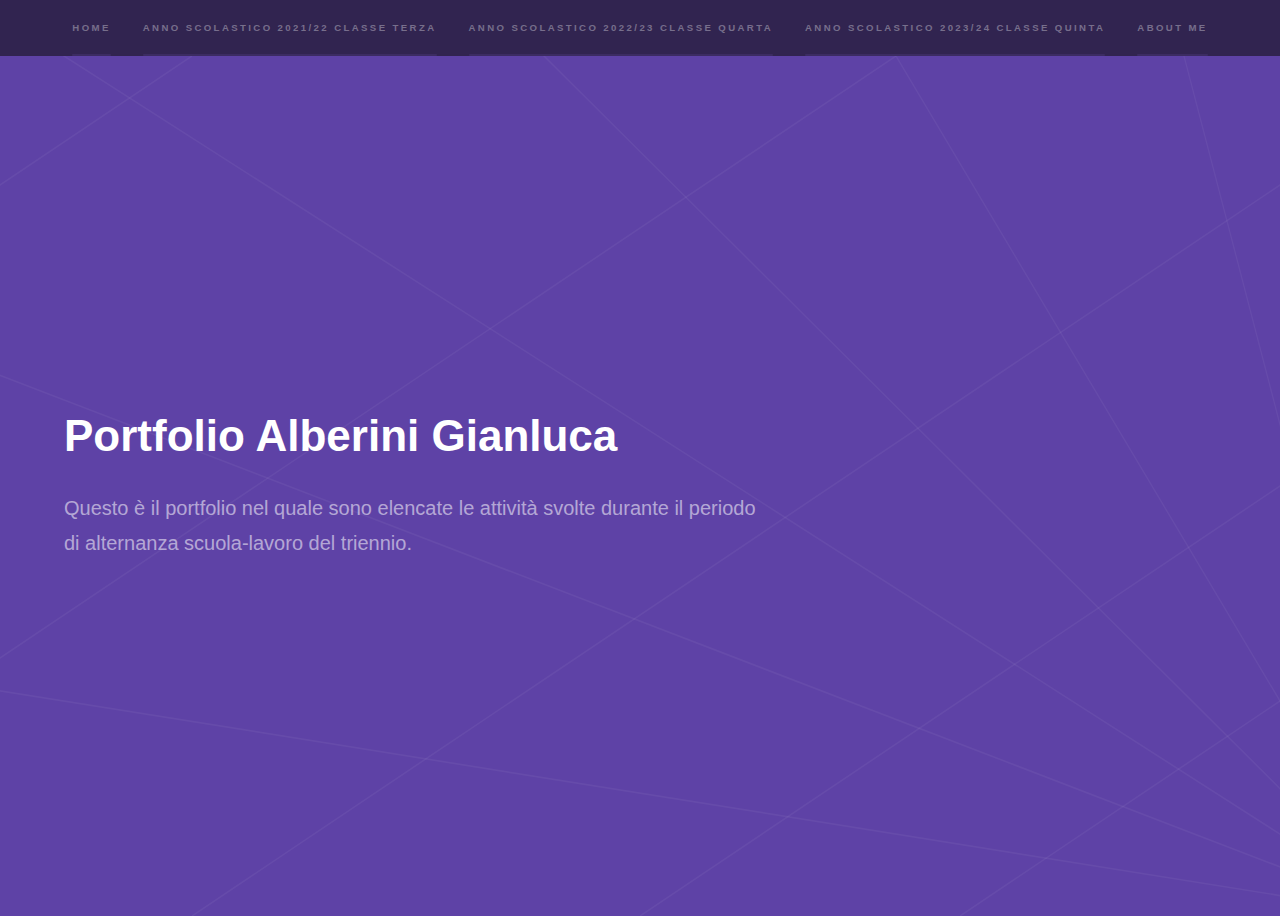
<file: index.html>
<!DOCTYPE HTML>
<!--
	Hyperspace by HTML5 UP
	html5up.net | @ajlkn
	Free for personal and commercial use under the CCA 3.0 license (html5up.net/license)
-->
<html>
	<head>
		<title>Portfolio Alberini Gianluca</title>
		<meta charset="utf-8" />
		<meta name="viewport" content="width=device-width, initial-scale=1, user-scalable=no" />
		<link rel="stylesheet" href="assets/css/main.css" />
		<noscript><link rel="stylesheet" href="assets/css/noscript.css" /></noscript>
	</head>
	<body class="is-preload">

		<!-- Sidebar -->
			<section id="sidebar">
				<div class="inner">
					<nav>
						<ul>
							<li><a href="#">Home</a></li>
							<li><a href="Classe Terza.html">Anno scolastico 2021/22 Classe terza</a></li>
							<li><a href="Classe Quarta.html">Anno scolastico 2022/23 Classe quarta</a></li>
							<li><a href="Classe Quinta.html">Anno scolastico 2023/24 Classe quinta</a></li>
							<li><a href="about.html">About me</a></li>							
						</ul>
					</nav>
				</div>
			</section>

		<!-- Wrapper -->
			<div id="wrapper">

				<!-- Intro -->
					<section id="intro" class="wrapper style1 fullscreen fade-up">
						<div class="inner">
							<h1>Portfolio Alberini Gianluca</h1>
							<p>Questo è il portfolio nel quale sono elencate le attivit&agrave svolte durante il periodo <br>di alternanza scuola-lavoro del triennio.</p>
						</div>
					</section>

		<!-- Scripts -->
			<script src="assets/js/jquery.min.js"></script>
			<script src="assets/js/jquery.scrollex.min.js"></script>
			<script src="assets/js/jquery.scrolly.min.js"></script>
			<script src="assets/js/browser.min.js"></script>
			<script src="assets/js/breakpoints.min.js"></script>
			<script src="assets/js/util.js"></script>
			<script src="assets/js/main.js"></script>

	</body>
</html>
</file>
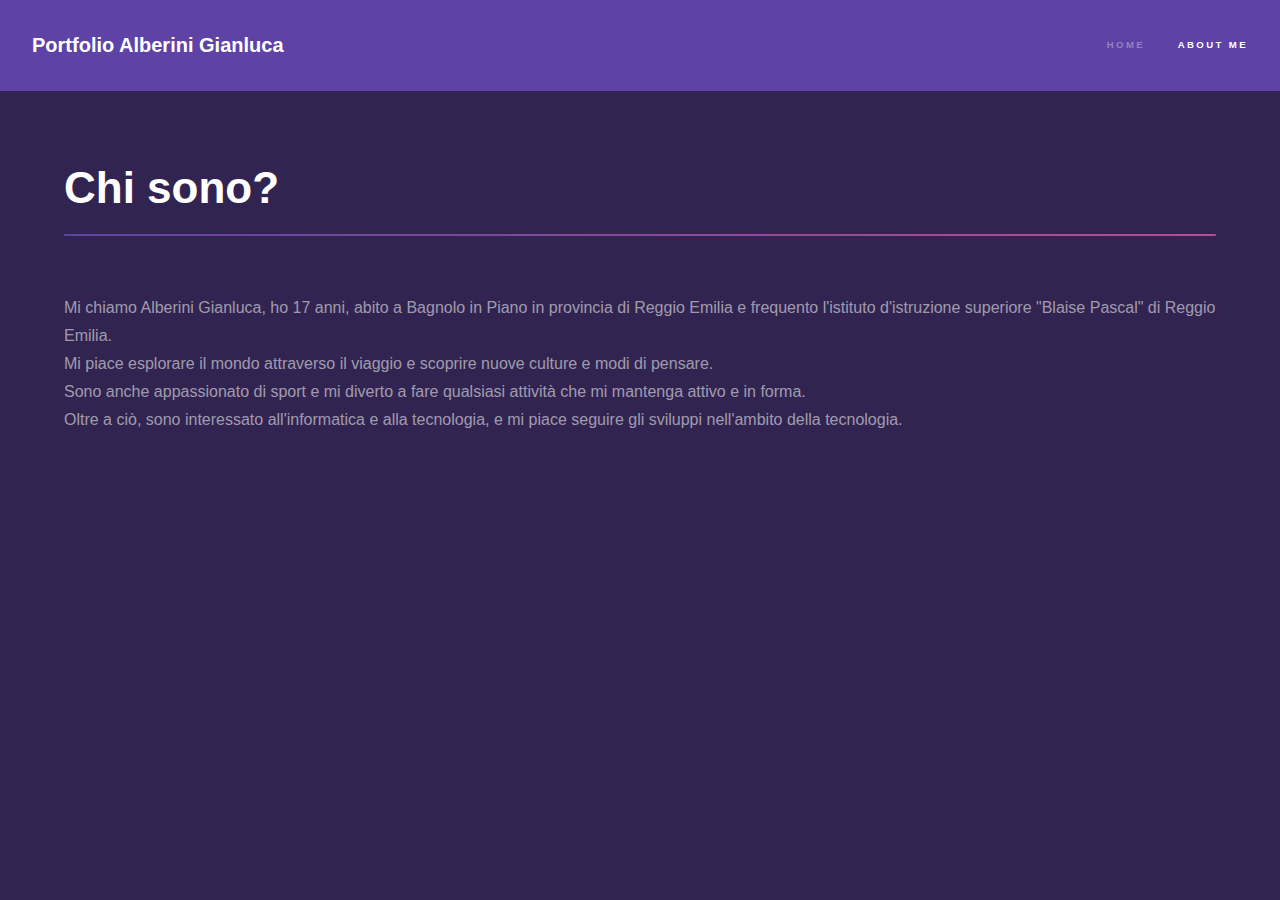
<file: about.html>
<!DOCTYPE HTML>
<!--
	Hyperspace by HTML5 UP
	html5up.net | @ajlkn
	Free for personal and commercial use under the CCA 3.0 license (html5up.net/license)
-->
<html>
	<head>
		<title>Portfolio Alberini Gianluca</title>
		<meta charset="utf-8" />
		<meta name="viewport" content="width=device-width, initial-scale=1, user-scalable=no" />
		<link rel="stylesheet" href="assets/css/main.css" />
		<noscript><link rel="stylesheet" href="assets/css/noscript.css" /></noscript>
	</head>
	<body class="is-preload">

		<!-- Header -->
			<header id="header">
				<div class="title">Portfolio Alberini Gianluca</div>
				<nav>
					<ul>
						<li><a href="index.html">Home</a></li>
						<li><a href="about.html" class="active">ABOUT ME</a></li>

					</ul>
				</nav>
			</header>

		<!-- Wrapper -->
			<div id="wrapper">

				<!-- Main -->
					<section id="main" class="wrapper">
						<div class="inner">
							<h1 class="major">Chi sono?</h1>
							<p>Mi chiamo Alberini Gianluca, ho 17 anni, abito a Bagnolo in Piano in provincia di Reggio Emilia e frequento l'istituto d'istruzione superiore "Blaise Pascal" di Reggio Emilia.
							<br>Mi piace esplorare il mondo attraverso il viaggio e scoprire nuove culture e modi di pensare. 
							<br>Sono anche appassionato di sport e mi diverto a fare qualsiasi attività che mi mantenga attivo e in forma. 
							<br>Oltre a ciò, sono interessato all'informatica e alla tecnologia, e mi piace seguire gli sviluppi nell'ambito della tecnologia.</p>
						</div>
					</section>

			</div>

		<!-- Scripts -->
			<script src="assets/js/jquery.min.js"></script>
			<script src="assets/js/jquery.scrollex.min.js"></script>
			<script src="assets/js/jquery.scrolly.min.js"></script>
			<script src="assets/js/browser.min.js"></script>
			<script src="assets/js/breakpoints.min.js"></script>
			<script src="assets/js/util.js"></script>
			<script src="assets/js/main.js"></script>

	</body>
</html>
</file>
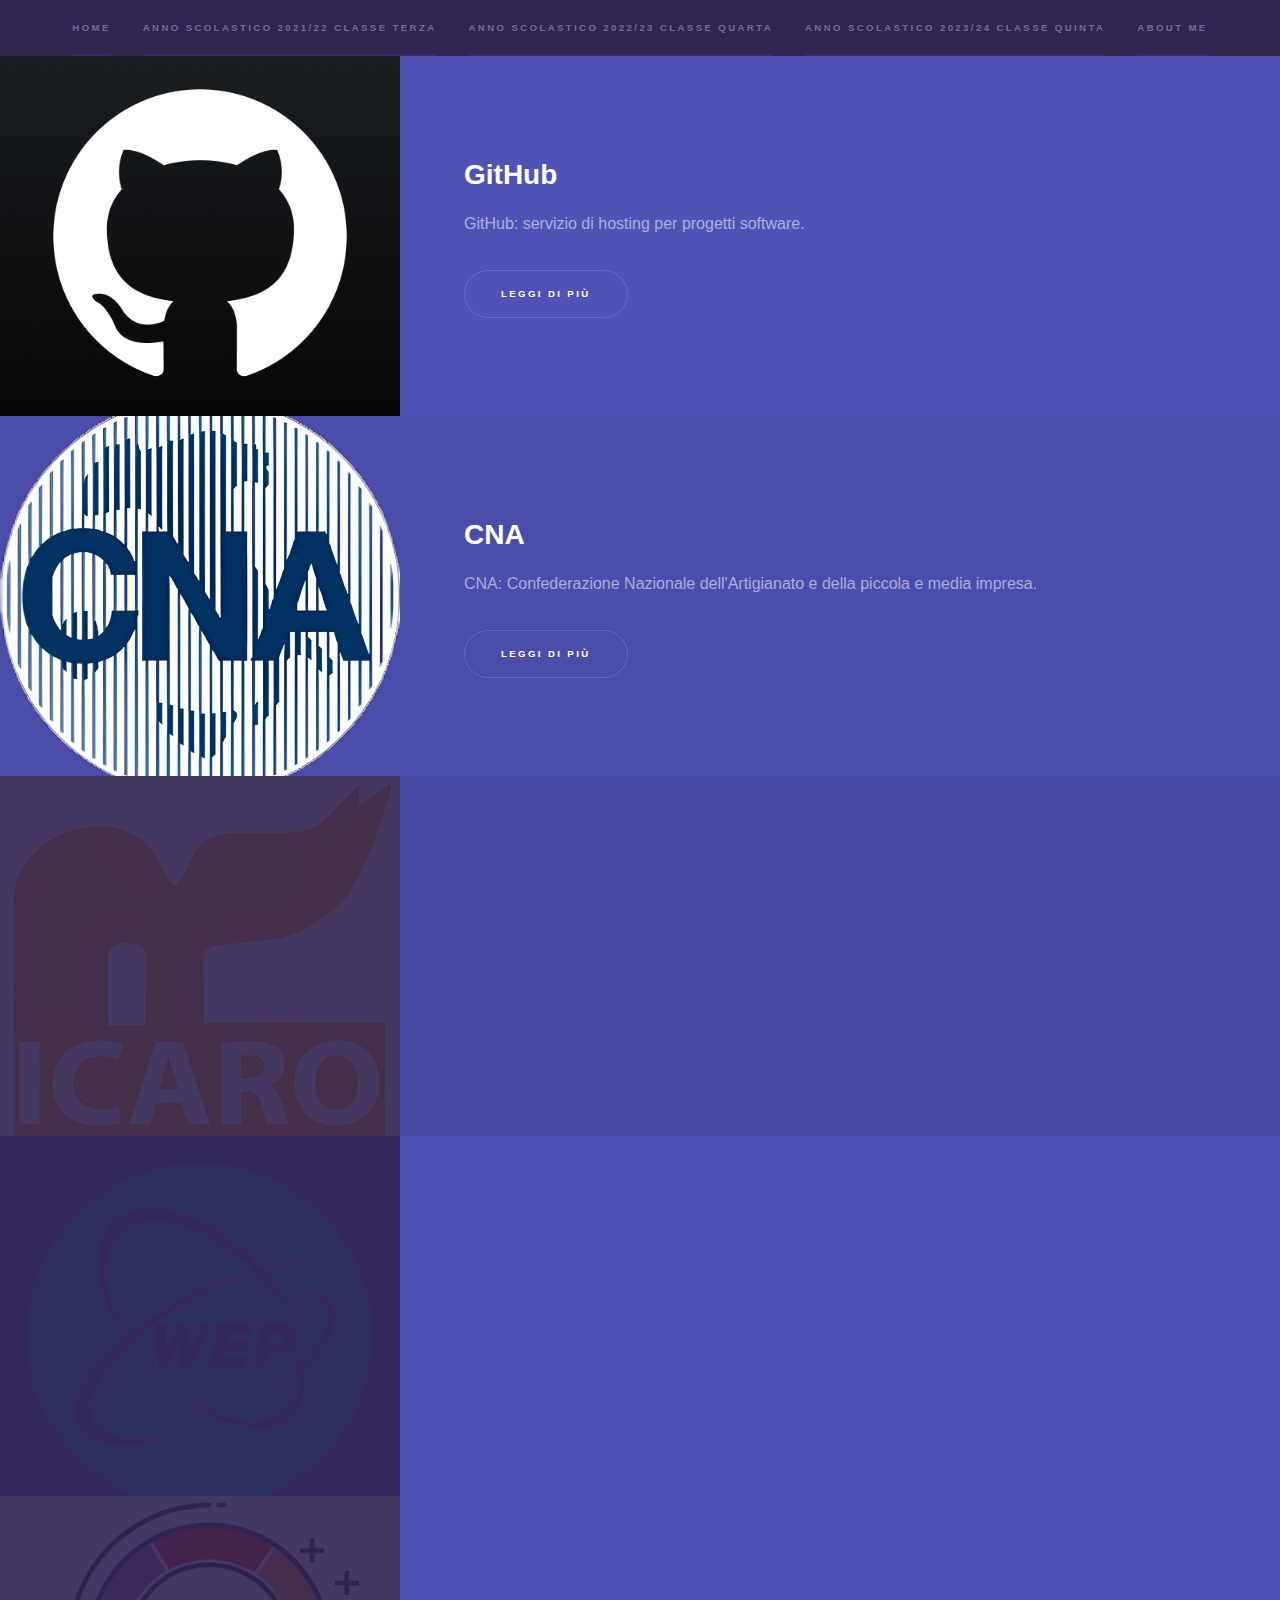
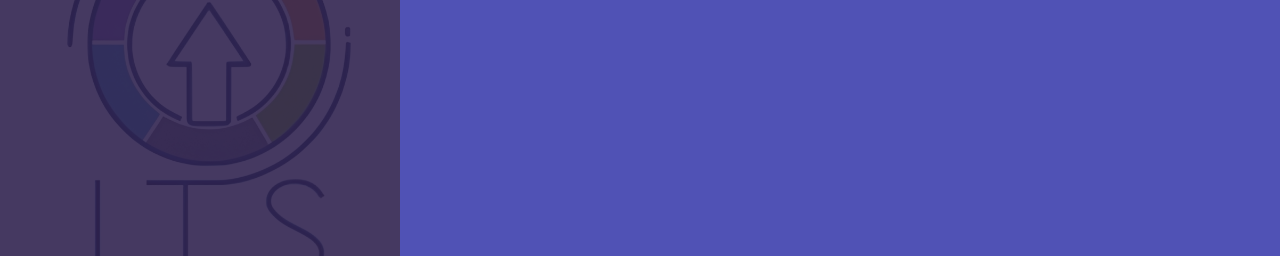
<file: Classe Quarta.html>
<!DOCTYPE HTML>
<!--
	Hyperspace by HTML5 UP
	html5up.net | @ajlkn
	Free for personal and commercial use under the CCA 3.0 license (html5up.net/license)
-->
<html>
	<head>
		<title>Portfolio Alberini Gianluca</title>
		<meta charset="utf-8" />
		<meta name="viewport" content="width=device-width, initial-scale=1, user-scalable=no" />
		<link rel="stylesheet" href="assets/css/main.css" />
		<noscript><link rel="stylesheet" href="assets/css/noscript.css" /></noscript>
	</head>
	<body class="is-preload">

		<!-- Sidebar -->
			<section id="sidebar">
				<div class="inner">
					<nav>
						<ul>
							<li><a href="index.html">Home</a></li>
							<li><a href="Classe Terza.html">Anno scolastico 2021/22 Classe terza</a></li>
							<li><a href="Classe Quarta.html">Anno scolastico 2022/23 Classe quarta</a></li>
							<li><a href="Classe Quinta.html">Anno scolastico 2023/24 Classe quinta</a></li>
							<li><a href="about.html">About me</a></li>	
						</ul>
					</nav>
				</div>
			</section>

		<!-- Wrapper -->
			<div id="wrapper">


<!-- One -->
		<section id="one" class="wrapper style2 spotlights">
			<section>
				<a href="#" class="image"><img src="images/git_logo.png" alt="" data-position="center center" /></a>
				<div class="content">
					<div class="inner">
						<h2>GitHub</h2>
						<p>GitHub: servizio di hosting per progetti software.</p>
						<ul class="actions">
							<li><a href="GitHub.html" class="button">Leggi di più</a></li>
						</ul>
					</div>
				</div>
			</section>


			<section>
				<a href="#" class="image"><img src="images/CNA.png" alt="" data-position="center center" /></a>
				<div class="content">
					<div class="inner">
						<h2>CNA</h2>
						<p>CNA: Confederazione Nazionale dell'Artigianato e della piccola e media impresa.</p>
						<ul class="actions">
							<li><a href="CNA.html" class="button">Leggi di più</a></li>
						</ul>
					</div>
				</div>
			</section>

			<section>
				<a href="#" class="image"><img src="images/icaro_logo.png" alt="" data-position="top center" /></a>
				<div class="content">
					<div class="inner">
						<h2>ICARO</h2>
						<p>ICARO: progetto di educazione stradale.</p>
						<ul class="actions">
							<li><a href="icaro.html" class="button">Leggi di più</a></li>
						</ul>
					</div>
				</div>
			</section>

			<section>
				<a href="#" class="image"><img src="images/WEP_logo.png" alt="" data-position="top center" /></a>
				<div class="content">
					<div class="inner">
						<h2>WEP</h2>
						<p>WEP: viaggio alla scoperta delle “R” dell’economia circolare.</p>
						<ul class="actions">
							<li><a href="WEP.html" class="button">Leggi di più</a></li>
						</ul>
					</div>
				</div>
			</section>

			<section>
				<a href="#" class="image"><img src="images/ITS_logo.png" alt="" data-position="top center" /></a>
				<div class="content">
					<div class="inner">
						<h2>ITS</h2>
						<p>ITS: orientamento in uscita per le scuole.</p>
						<ul class="actions">
							<li><a href="ITS.html" class="button">Leggi di più</a></li>
						</ul>
					</div>
				</div>
			</section>			
		</section>

		<!-- Scripts -->
		<script src="assets/js/jquery.min.js"></script>
		<script src="assets/js/jquery.scrollex.min.js"></script>
		<script src="assets/js/jquery.scrolly.min.js"></script>
		<script src="assets/js/browser.min.js"></script>
		<script src="assets/js/breakpoints.min.js"></script>
		<script src="assets/js/util.js"></script>
		<script src="assets/js/main.js"></script>

	</body>
</html>
</file>
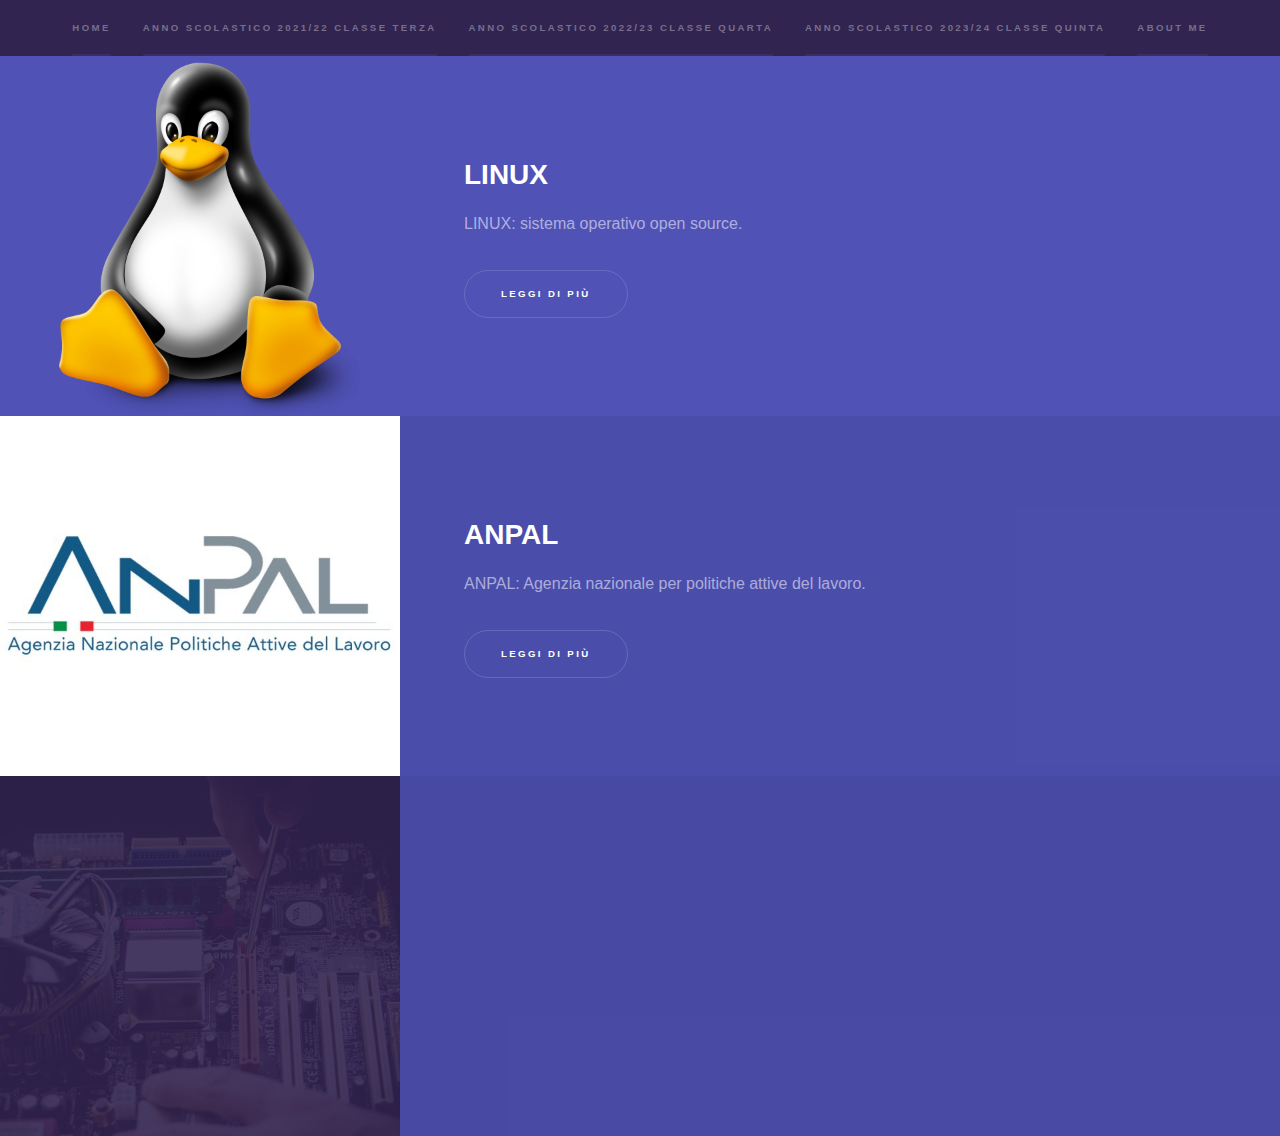
<file: Classe Terza.html>
<!DOCTYPE HTML>
<!--
	Hyperspace by HTML5 UP
	html5up.net | @ajlkn
	Free for personal and commercial use under the CCA 3.0 license (html5up.net/license)
-->
<html>
	<head>
		<title>Portfolio Alberini Gianluca</title>
		<meta charset="utf-8" />
		<meta name="viewport" content="width=device-width, initial-scale=1, user-scalable=no" />
		<link rel="stylesheet" href="assets/css/main.css" />
		<noscript><link rel="stylesheet" href="assets/css/noscript.css" /></noscript>
	</head>
	<body class="is-preload">

		<!-- Sidebar -->
			<section id="sidebar">
				<div class="inner">
					<nav>
						<ul>
							<li><a href="index.html">Home</a></li>
							<li><a href="Classe Terza.html">Anno scolastico 2021/22 Classe terza</a></li>
							<li><a href="Classe Quarta.html">Anno scolastico 2022/23 Classe quarta</a></li>
							<li><a href="Classe Quinta.html">Anno scolastico 2023/24 Classe quinta</a></li>
							<li><a href="about.html">About me</a></li>	
						</ul>
					</nav>
				</div>
			</section>

		<!-- Wrapper -->
			<div id="wrapper">


<!-- One -->
					<section id="one" class="wrapper style2 spotlights">
						<section>
							<a href="#" class="image"><img src="images/Linux.png" alt="" data-position="center center" /></a>
							<div class="content">
								<div class="inner">
									<h2>LINUX</h2>
									<p>LINUX: sistema operativo open source.</p>
									<ul class="actions">
										<li><a href="linux.html" class="button">Leggi di più</a></li>
									</ul>
								</div>
							</div>
						</section>

						<section>
							<a href="#" class="image"><img src="images/anpal.jpg" alt="" data-position="center center" /></a>
							<div class="content">
								<div class="inner">
									<h2>ANPAL</h2>
									<p>ANPAL: Agenzia nazionale per politiche attive del lavoro.</p>
									<ul class="actions">
										<li><a href="anpal.html" class="button">Leggi di più</a></li>
									</ul>
								</div>
							</div>
						</section>

						<section>
							<a href="#" class="image"><img src="images/pc.jpg" alt="" data-position="top center" /></a>
							<div class="content">
								<div class="inner">
									<h2>PROGETTO MONTASMONTA</h2>
									<p>PROGETTO MONTASMONTA: smonatare e rimontare un PC.</p>
									<ul class="actions">
										<li><a href="montasmonta.html" class="button">Leggi di più</a></li>
									</ul>
								</div>
							</div>
						</section>
					</section>

			<!-- Scripts -->
			<script src="assets/js/jquery.min.js"></script>
			<script src="assets/js/jquery.scrollex.min.js"></script>
			<script src="assets/js/jquery.scrolly.min.js"></script>
			<script src="assets/js/browser.min.js"></script>
			<script src="assets/js/breakpoints.min.js"></script>
			<script src="assets/js/util.js"></script>
			<script src="assets/js/main.js"></script>

	</body>
</html>
</file>
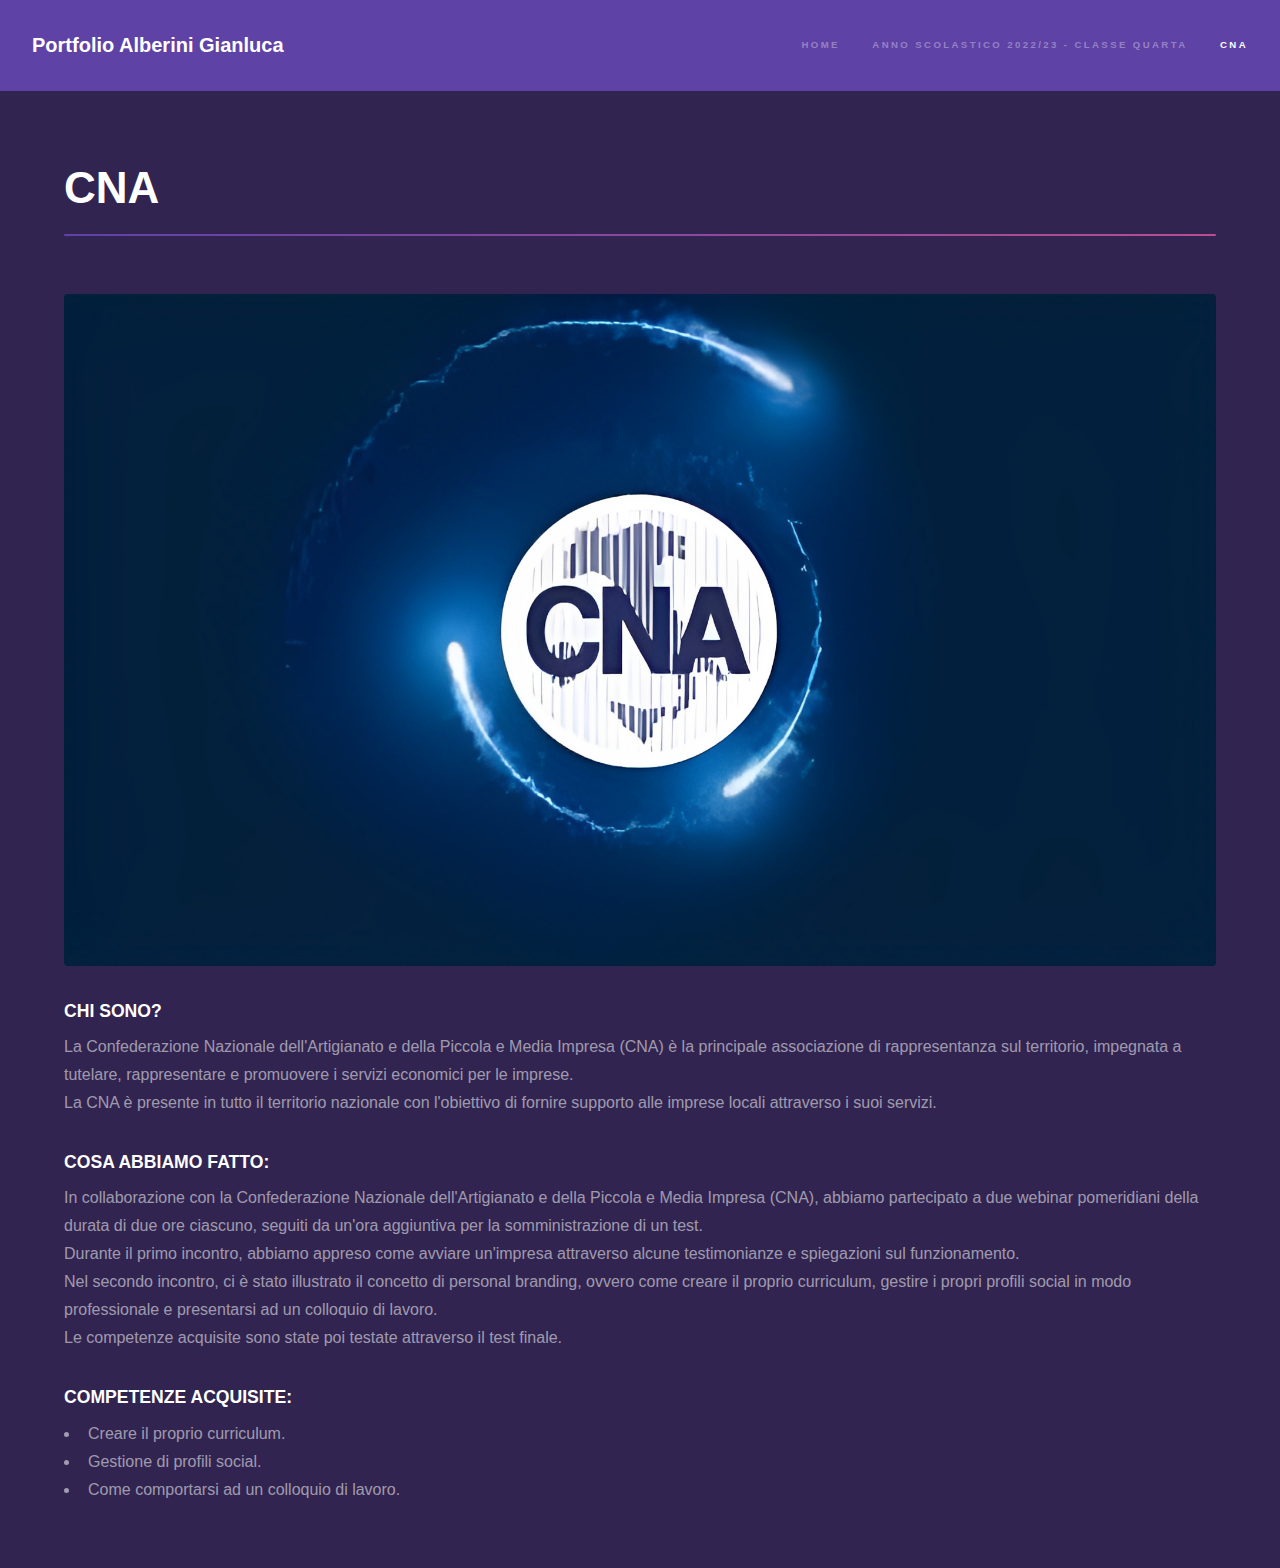
<file: CNA.html>
<!DOCTYPE HTML>
<!--
	Hyperspace by HTML5 UP
	html5up.net | @ajlkn
	Free for personal and commercial use under the CCA 3.0 license (html5up.net/license)
-->
<html>
	<head>
		<title>Portfolio Alberini Gianluca</title>
		<meta charset="utf-8" />
		<meta name="viewport" content="width=device-width, initial-scale=1, user-scalable=no" />
		<link rel="stylesheet" href="assets/css/main.css" />
		<noscript><link rel="stylesheet" href="assets/css/noscript.css" /></noscript>
	</head>
	<body class="is-preload">

		<!-- Header -->
			<header id="header">
				<div class="title">Portfolio Alberini Gianluca</div>
				<nav>
					<ul>
						<li><a href="index.html">Home</a></li>
						<li><a href="Classe Quarta.html">Anno scolastico 2022/23 - Classe quarta</a></li>
						<li><a href="CNA.html" class="active">CNA</a></li>
					</ul>
				</nav>
			</header>

		<!-- Wrapper -->
			<div id="wrapper">

				<!-- Main -->
					<section id="main" class="wrapper">
						<div class="inner">
							<h1 class="major">CNA</h1>
							<span class="image fit"><img src="images/CNA_logo.png" alt="" /></span>
							<h3>CHI SONO?</h3>
							<p>La Confederazione Nazionale dell'Artigianato e della Piccola e Media Impresa (CNA) è la principale associazione di rappresentanza sul territorio, impegnata a tutelare, 
								rappresentare e promuovere i servizi economici per le imprese. 
							<br>La CNA è presente in tutto il territorio nazionale con l'obiettivo di fornire supporto alle imprese locali attraverso i suoi servizi.</p>
							
							<h3>COSA ABBIAMO FATTO:</h3>
							<p>In collaborazione con la Confederazione Nazionale dell'Artigianato e della Piccola e Media Impresa (CNA), abbiamo partecipato a due webinar pomeridiani della durata di due ore ciascuno, seguiti da un'ora aggiuntiva per la somministrazione di un test. 
							<br>Durante il primo incontro, abbiamo appreso come avviare un'impresa attraverso alcune testimonianze e spiegazioni sul funzionamento. 
							<br>Nel secondo incontro, ci è stato illustrato il concetto di personal branding, ovvero come creare il proprio curriculum, gestire i propri profili social in modo professionale e presentarsi ad un colloquio di lavoro. 
							<br>Le competenze acquisite sono state poi testate attraverso il test finale.									
							</p>

							<h3>COMPETENZE ACQUISITE:</h3>
							<ul>
								<li>Creare il proprio curriculum.</li>
								<li>Gestione di profili social.</li>
								<li>Come comportarsi ad un colloquio di lavoro.</li>							
							</ul>
						</div>
					</section>

			</div>

		<!-- Scripts -->
			<script src="assets/js/jquery.min.js"></script>
			<script src="assets/js/jquery.scrollex.min.js"></script>
			<script src="assets/js/jquery.scrolly.min.js"></script>
			<script src="assets/js/browser.min.js"></script>
			<script src="assets/js/breakpoints.min.js"></script>
			<script src="assets/js/util.js"></script>
			<script src="assets/js/main.js"></script>

	</body>
</html>
</file>
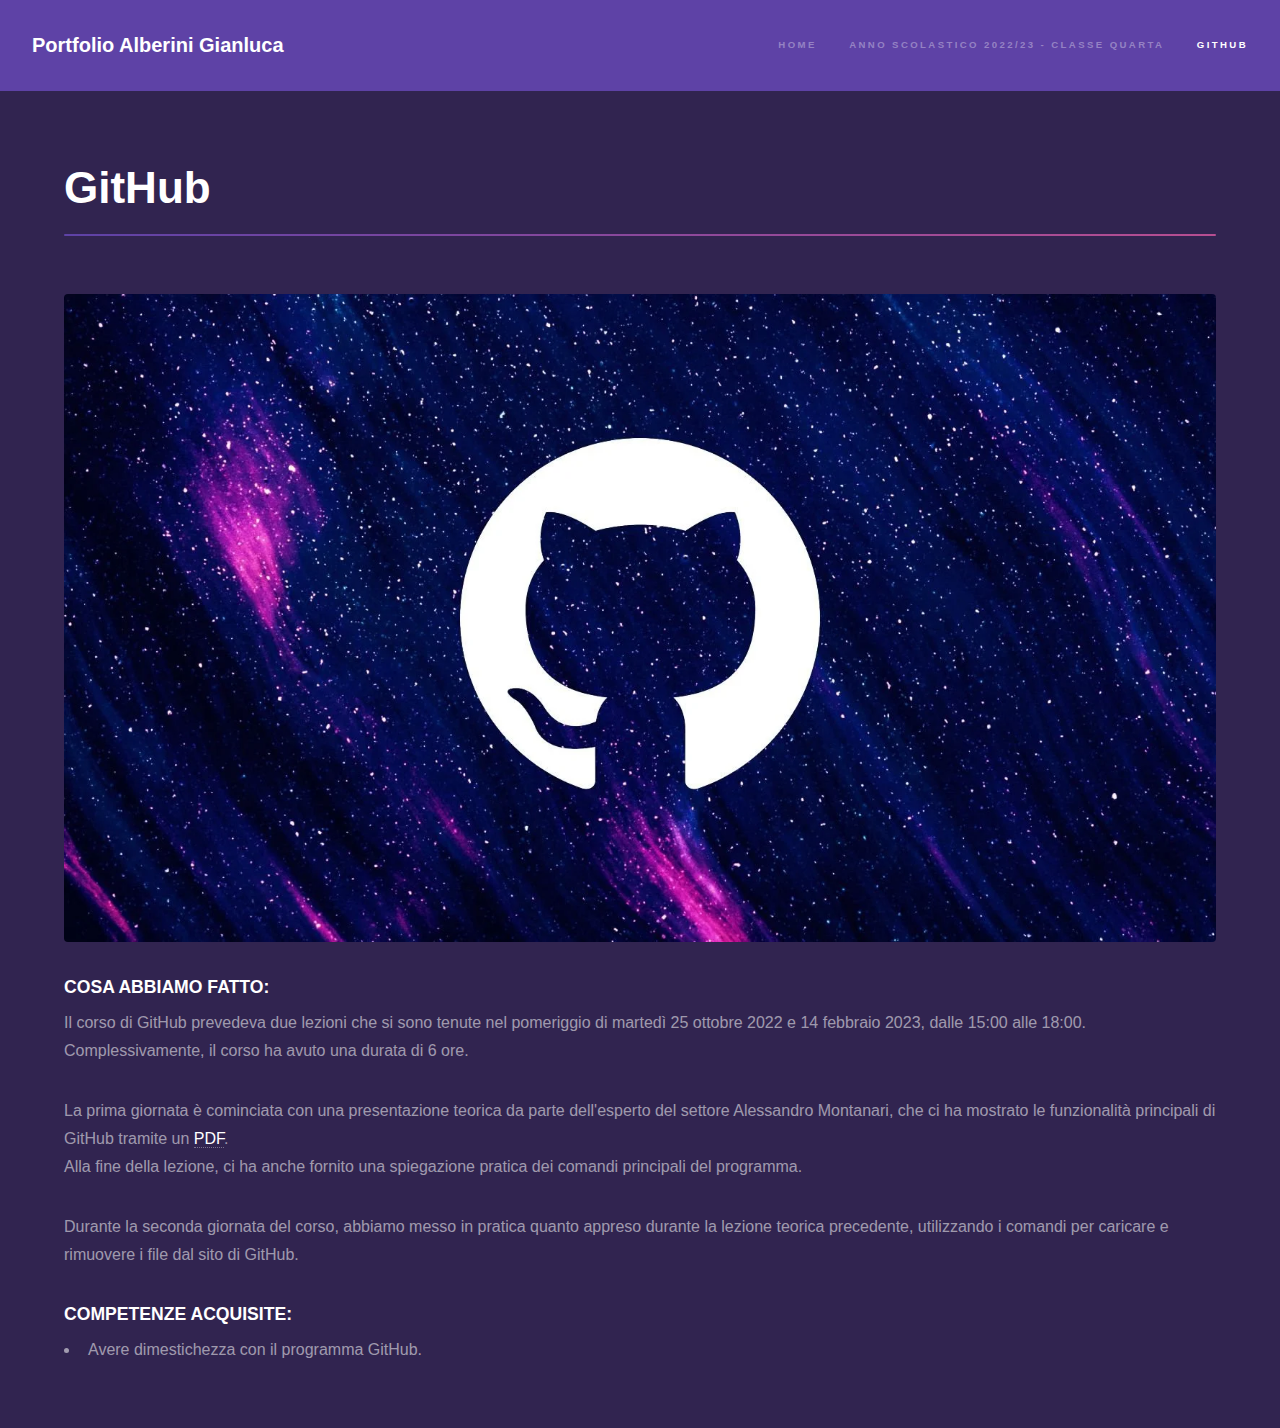
<file: GitHub.html>
<!DOCTYPE HTML>
<!--
	Hyperspace by HTML5 UP
	html5up.net | @ajlkn
	Free for personal and commercial use under the CCA 3.0 license (html5up.net/license)
-->
<html>
	<head>
		<title>Portfolio Alberini Gianluca</title>
		<meta charset="utf-8" />
		<meta name="viewport" content="width=device-width, initial-scale=1, user-scalable=no" />
		<link rel="stylesheet" href="assets/css/main.css" />
		<noscript><link rel="stylesheet" href="assets/css/noscript.css" /></noscript>
	</head>
	<body class="is-preload">

		<!-- Header -->
			<header id="header">
				<div class="title">Portfolio Alberini Gianluca</div>
				<nav>
					<ul>
						<li><a href="index.html">Home</a></li>
						<li><a href="Classe Quarta.html">Anno scolastico 2022/23 - Classe quarta</a></li>
						<li><a href="GitHub.html" class="active">GitHub</a></li>
					</ul>
				</nav>
			</header>

		<!-- Wrapper -->
			<div id="wrapper">

				<!-- Main -->
					<section id="main" class="wrapper">
						<div class="inner">
							<h1 class="major">GitHub</h1>
							<span class="image fit"><img src="images/git.webp" alt="" /></span>
							<h3>COSA ABBIAMO FATTO:</h3>
							<p>Il corso di GitHub prevedeva due lezioni che si sono tenute nel pomeriggio di martedì 25 ottobre 2022 e 14 febbraio 2023, 
							dalle 15:00 alle 18:00. 
							<br>Complessivamente, il corso ha avuto una durata di 6 ore.</p>
							
							<p>La prima giornata è cominciata con una presentazione teorica da parte dell'esperto del settore Alessandro Montanari, 
							che ci ha mostrato le funzionalità principali di GitHub tramite un <a href="progetti/git.pdf" class="white">PDF</a>. 
							<br>Alla fine della lezione, ci ha anche fornito una spiegazione pratica dei comandi principali del programma.</p>
							
							<p>Durante la seconda giornata del corso, abbiamo messo in pratica quanto appreso durante la lezione teorica precedente, utilizzando i comandi per caricare e rimuovere i file dal sito di GitHub.</p>
							<h3>COMPETENZE ACQUISITE:</h3>
							<ul>
								<li>Avere dimestichezza con il programma GitHub.</li>							
							</ul>
						</div>
					</section>

			</div>

		<!-- Scripts -->
			<script src="assets/js/jquery.min.js"></script>
			<script src="assets/js/jquery.scrollex.min.js"></script>
			<script src="assets/js/jquery.scrolly.min.js"></script>
			<script src="assets/js/browser.min.js"></script>
			<script src="assets/js/breakpoints.min.js"></script>
			<script src="assets/js/util.js"></script>
			<script src="assets/js/main.js"></script>

	</body>
</html>
</file>
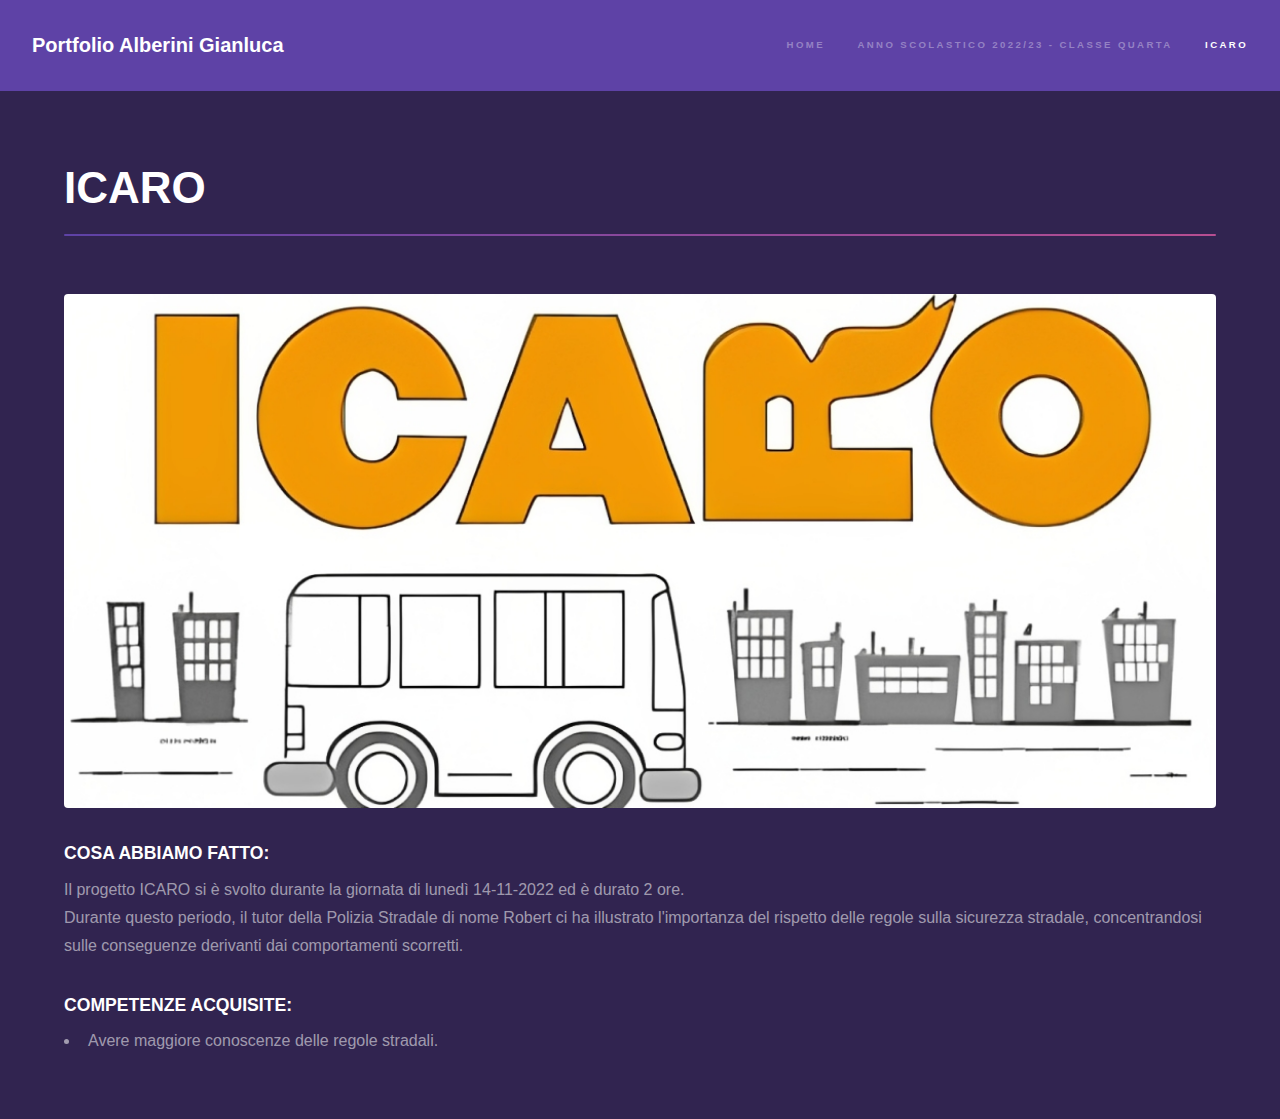
<file: icaro.html>
<!DOCTYPE HTML>
<!--
	Hyperspace by HTML5 UP
	html5up.net | @ajlkn
	Free for personal and commercial use under the CCA 3.0 license (html5up.net/license)
-->
<html>
	<head>
		<title>Portfolio Alberini Gianluca</title>
		<meta charset="utf-8" />
		<meta name="viewport" content="width=device-width, initial-scale=1, user-scalable=no" />
		<link rel="stylesheet" href="assets/css/main.css" />
		<noscript><link rel="stylesheet" href="assets/css/noscript.css" /></noscript>
	</head>
	<body class="is-preload">

		<!-- Header -->
			<header id="header">
				<div class="title">Portfolio Alberini Gianluca</div>
				<nav>
					<ul>
						<li><a href="index.html">Home</a></li>
						<li><a href="Classe Quarta.html">Anno scolastico 2022/23 - Classe quarta</a></li>
						<li><a href="icaro.html" class="active">ICARO</a></li>
					</ul>
				</nav>
			</header>

		<!-- Wrapper -->
			<div id="wrapper">

				<!-- Main -->
					<section id="main" class="wrapper">
						<div class="inner">
							<h1 class="major">ICARO</h1>
							<span class="image fit"><img src="images/icaro.png" alt="" /></span>
							<h3>COSA ABBIAMO FATTO:</h3>
							<p>Il progetto ICARO si è svolto durante la giornata di lunedì 14-11-2022 ed è durato 2 ore. 
							<br>Durante questo periodo, il tutor della Polizia Stradale di nome Robert ci ha illustrato l'importanza del rispetto delle regole sulla sicurezza stradale, 
								concentrandosi sulle conseguenze derivanti dai comportamenti scorretti.
							</p>
							
							<h3>COMPETENZE ACQUISITE:</h3>
							<ul>
								<li>Avere maggiore conoscenze delle regole stradali.</li>							
							</ul>
						</div>
					</section>

			</div>

		<!-- Scripts -->
			<script src="assets/js/jquery.min.js"></script>
			<script src="assets/js/jquery.scrollex.min.js"></script>
			<script src="assets/js/jquery.scrolly.min.js"></script>
			<script src="assets/js/browser.min.js"></script>
			<script src="assets/js/breakpoints.min.js"></script>
			<script src="assets/js/util.js"></script>
			<script src="assets/js/main.js"></script>

	</body>
</html>
</file>
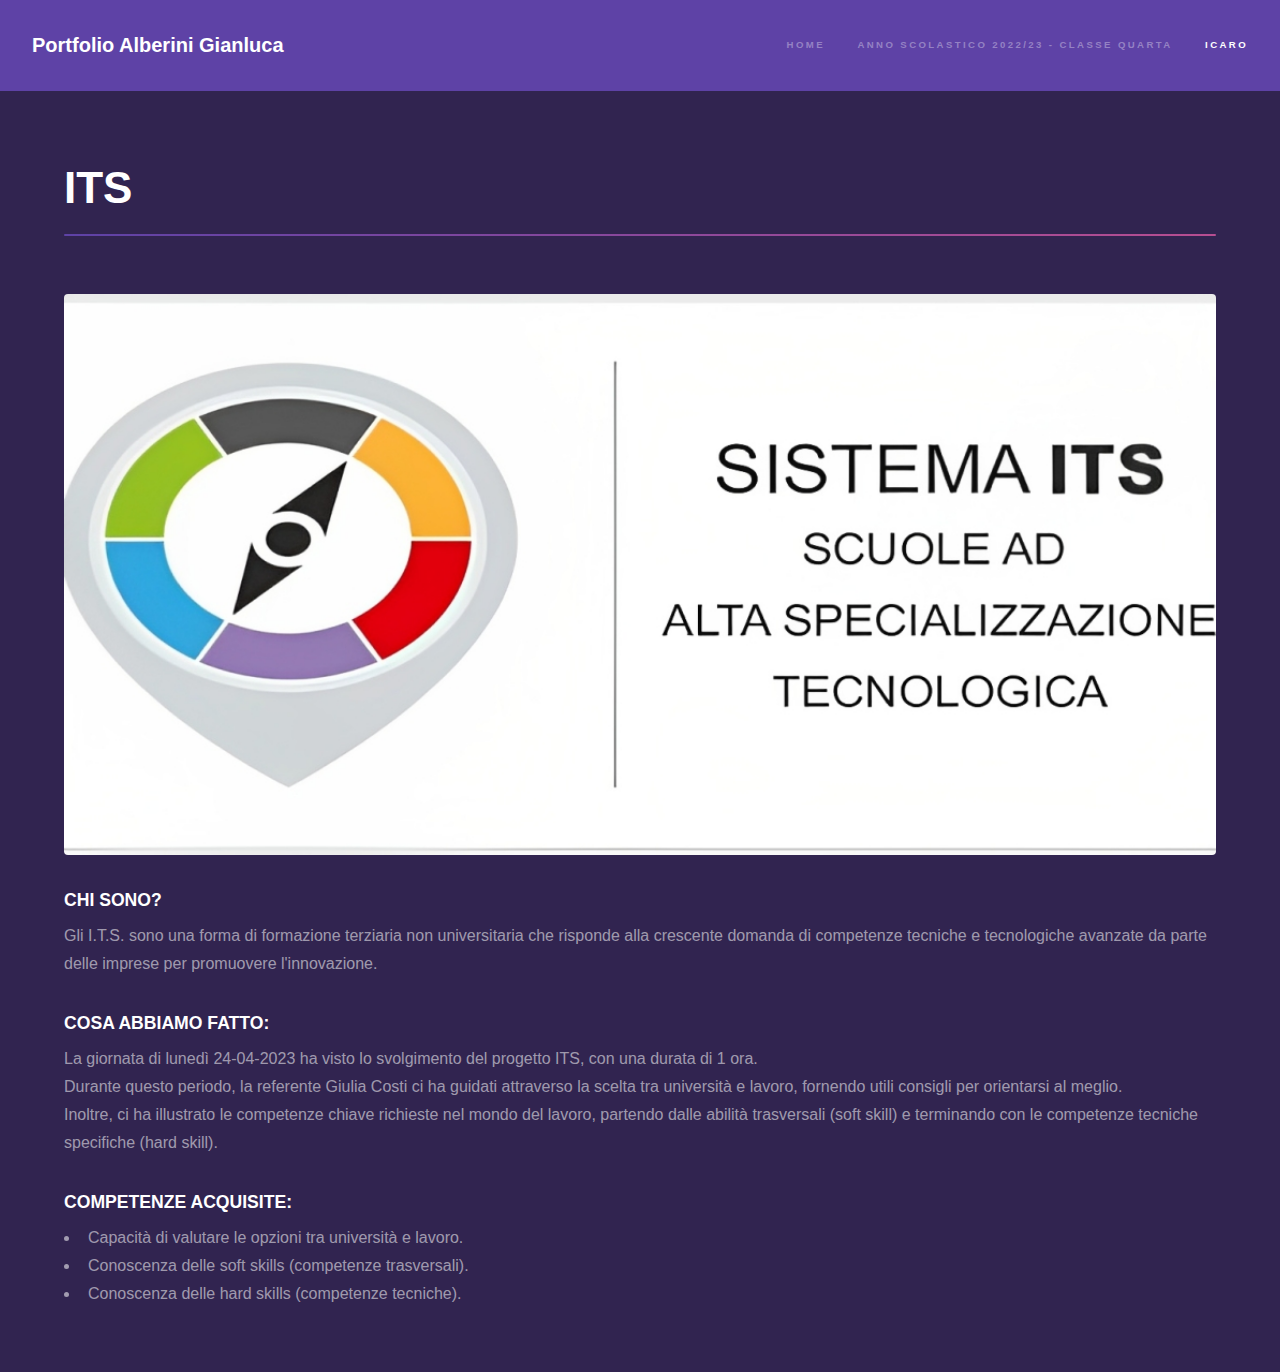
<file: ITS.html>
<!DOCTYPE HTML>
<!--
	Hyperspace by HTML5 UP
	html5up.net | @ajlkn
	Free for personal and commercial use under the CCA 3.0 license (html5up.net/license)
-->
<html>
	<head>
		<title>Portfolio Alberini Gianluca</title>
		<meta charset="utf-8" />
		<meta name="viewport" content="width=device-width, initial-scale=1, user-scalable=no" />
		<link rel="stylesheet" href="assets/css/main.css" />
		<noscript><link rel="stylesheet" href="assets/css/noscript.css" /></noscript>
	</head>
	<body class="is-preload">

		<!-- Header -->
			<header id="header">
				<div class="title">Portfolio Alberini Gianluca</div>
				<nav>
					<ul>
						<li><a href="index.html">Home</a></li>
						<li><a href="Classe Quarta.html">Anno scolastico 2022/23 - Classe quarta</a></li>
						<li><a href="ITS.html" class="active">ICARO</a></li>
					</ul>
				</nav>
			</header>

		<!-- Wrapper -->
			<div id="wrapper">

				<!-- Main -->
					<section id="main" class="wrapper">
						<div class="inner">
							<h1 class="major">ITS</h1>
							<span class="image fit"><img src="images/ITS.png" alt="" /></span>
							<h3>CHI SONO?</h3>
							<p>Gli I.T.S. sono una forma di formazione terziaria non universitaria che risponde alla crescente domanda di 
								competenze tecniche e tecnologiche avanzate da parte delle imprese per promuovere l'innovazione.</p>

							<h3>COSA ABBIAMO FATTO:</h3>
							<p>La giornata di lunedì 24-04-2023 ha visto lo svolgimento del progetto ITS, con una durata di 1 ora. 
							<br>Durante questo periodo, la referente Giulia Costi ci ha guidati attraverso la scelta tra università e lavoro, fornendo utili consigli per orientarsi al meglio. 
							<br>Inoltre, ci ha illustrato le competenze chiave richieste nel mondo del lavoro, partendo dalle abilità trasversali (soft skill) e terminando con le competenze tecniche specifiche (hard skill).
							</p>
							

							<h3>COMPETENZE ACQUISITE:</h3>
							<ul>
								<li>Capacità di valutare le opzioni tra università e lavoro.</li>		
								<li>Conoscenza delle soft skills (competenze trasversali).</li>	
								<li>Conoscenza delle hard skills (competenze tecniche).</li>						
							</ul>
						</div>
					</section>

			</div>

		<!-- Scripts -->
			<script src="assets/js/jquery.min.js"></script>
			<script src="assets/js/jquery.scrollex.min.js"></script>
			<script src="assets/js/jquery.scrolly.min.js"></script>
			<script src="assets/js/browser.min.js"></script>
			<script src="assets/js/breakpoints.min.js"></script>
			<script src="assets/js/util.js"></script>
			<script src="assets/js/main.js"></script>

	</body>
</html>
</file>
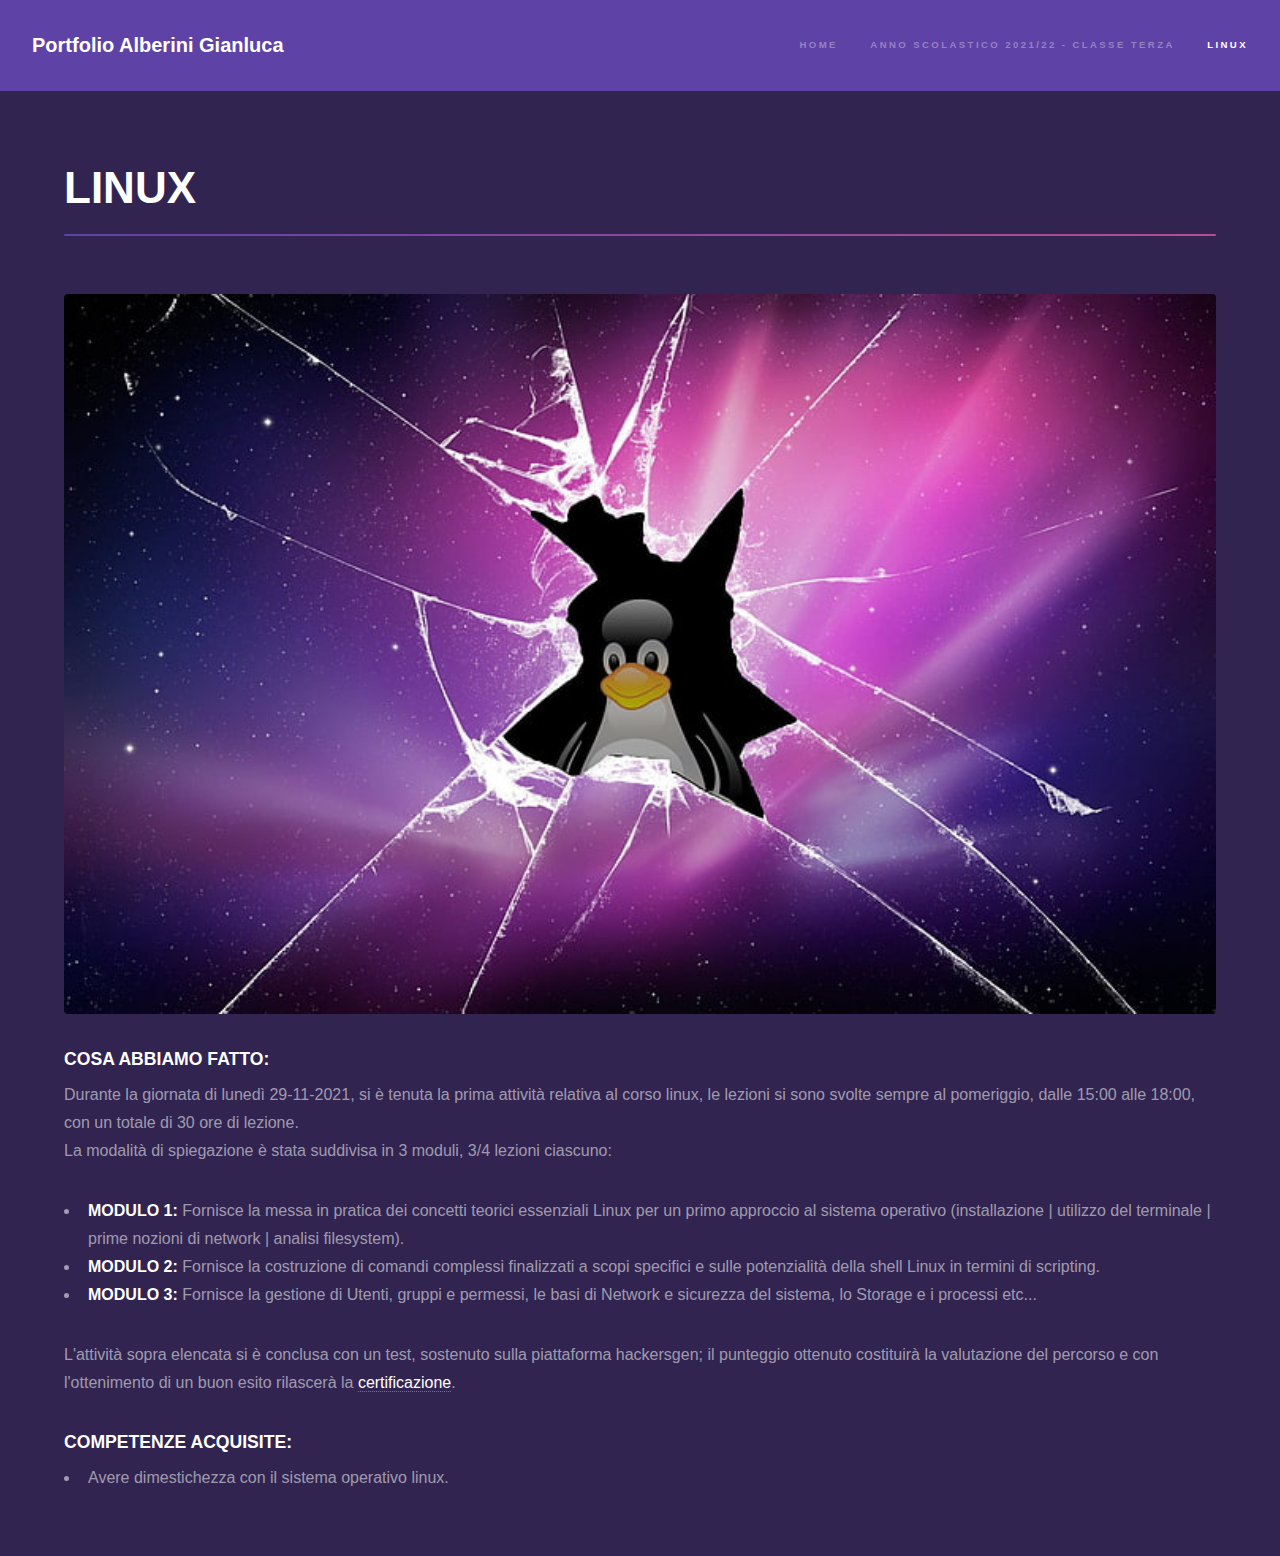
<file: linux.html>
<!DOCTYPE HTML>
<!--
	Hyperspace by HTML5 UP
	html5up.net | @ajlkn
	Free for personal and commercial use under the CCA 3.0 license (html5up.net/license)
-->
<html>
	<head>
		<title>Portfolio Alberini Gianluca</title>
		<meta charset="utf-8" />
		<meta name="viewport" content="width=device-width, initial-scale=1, user-scalable=no" />
		<link rel="stylesheet" href="assets/css/main.css" />
		<noscript><link rel="stylesheet" href="assets/css/noscript.css" /></noscript>
	</head>
	<body class="is-preload">

		<!-- Header -->
			<header id="header">
				<div class="title">Portfolio Alberini Gianluca</div>
				<nav>
					<ul>
						<li><a href="index.html">Home</a></li>
						<li><a href="Classe Terza.html">Anno scolastico 2021/22 - Classe terza</a></li>
						<li><a href="linux.html" class="active">LINUX</a></li>

					</ul>
				</nav>
			</header>

		<!-- Wrapper -->
			<div id="wrapper">

				<!-- Main -->
					<section id="main" class="wrapper">
						<div class="inner">
							<h1 class="major">LINUX</h1>
							<span class="image fit"><img src="images/linux-logo.jpg" alt="" /></span>
							<h3>COSA ABBIAMO FATTO:</h3>
							<p>Durante la giornata di lunedì 29-11-2021, si è tenuta la prima attività relativa al corso linux, le lezioni si sono svolte sempre al pomeriggio, dalle 15:00 alle 18:00, con un totale di 30 ore di lezione.
							<br>La modalità di spiegazione è stata suddivisa in 3 moduli, 3/4 lezioni ciascuno:</p>
							
							<ul>
								<li><b>MODULO 1:</b> Fornisce la messa in pratica dei concetti teorici essenziali Linux per un primo approccio al sistema operativo (installazione | utilizzo del terminale | prime nozioni di network | analisi filesystem).</li>
								<li><b>MODULO 2:</b> Fornisce la costruzione di comandi complessi finalizzati a scopi specifici e sulle potenzialità della shell Linux in termini di scripting.</li>
								<li><b>MODULO 3:</b> Fornisce la gestione di Utenti, gruppi e permessi, le basi di Network e sicurezza del sistema, lo Storage e i processi etc...</li>
							</ul>
							
							<p>L'attività sopra elencata si è conclusa con un test, sostenuto sulla piattaforma hackersgen; il punteggio ottenuto costituirà la valutazione del percorso e con l'ottenimento di un buon esito rilascerà la <a href="progetti/certificato_LINUX BASE.pdf" class="white">certificazione</a>.</p>
							<h3>COMPETENZE ACQUISITE:</h3>
							<ul>
								<li>Avere dimestichezza con il sistema operativo linux.</li>							
							</ul>
						</div>
					</section>

			</div>

		<!-- Scripts -->
			<script src="assets/js/jquery.min.js"></script>
			<script src="assets/js/jquery.scrollex.min.js"></script>
			<script src="assets/js/jquery.scrolly.min.js"></script>
			<script src="assets/js/browser.min.js"></script>
			<script src="assets/js/breakpoints.min.js"></script>
			<script src="assets/js/util.js"></script>
			<script src="assets/js/main.js"></script>

	</body>
</html>
</file>
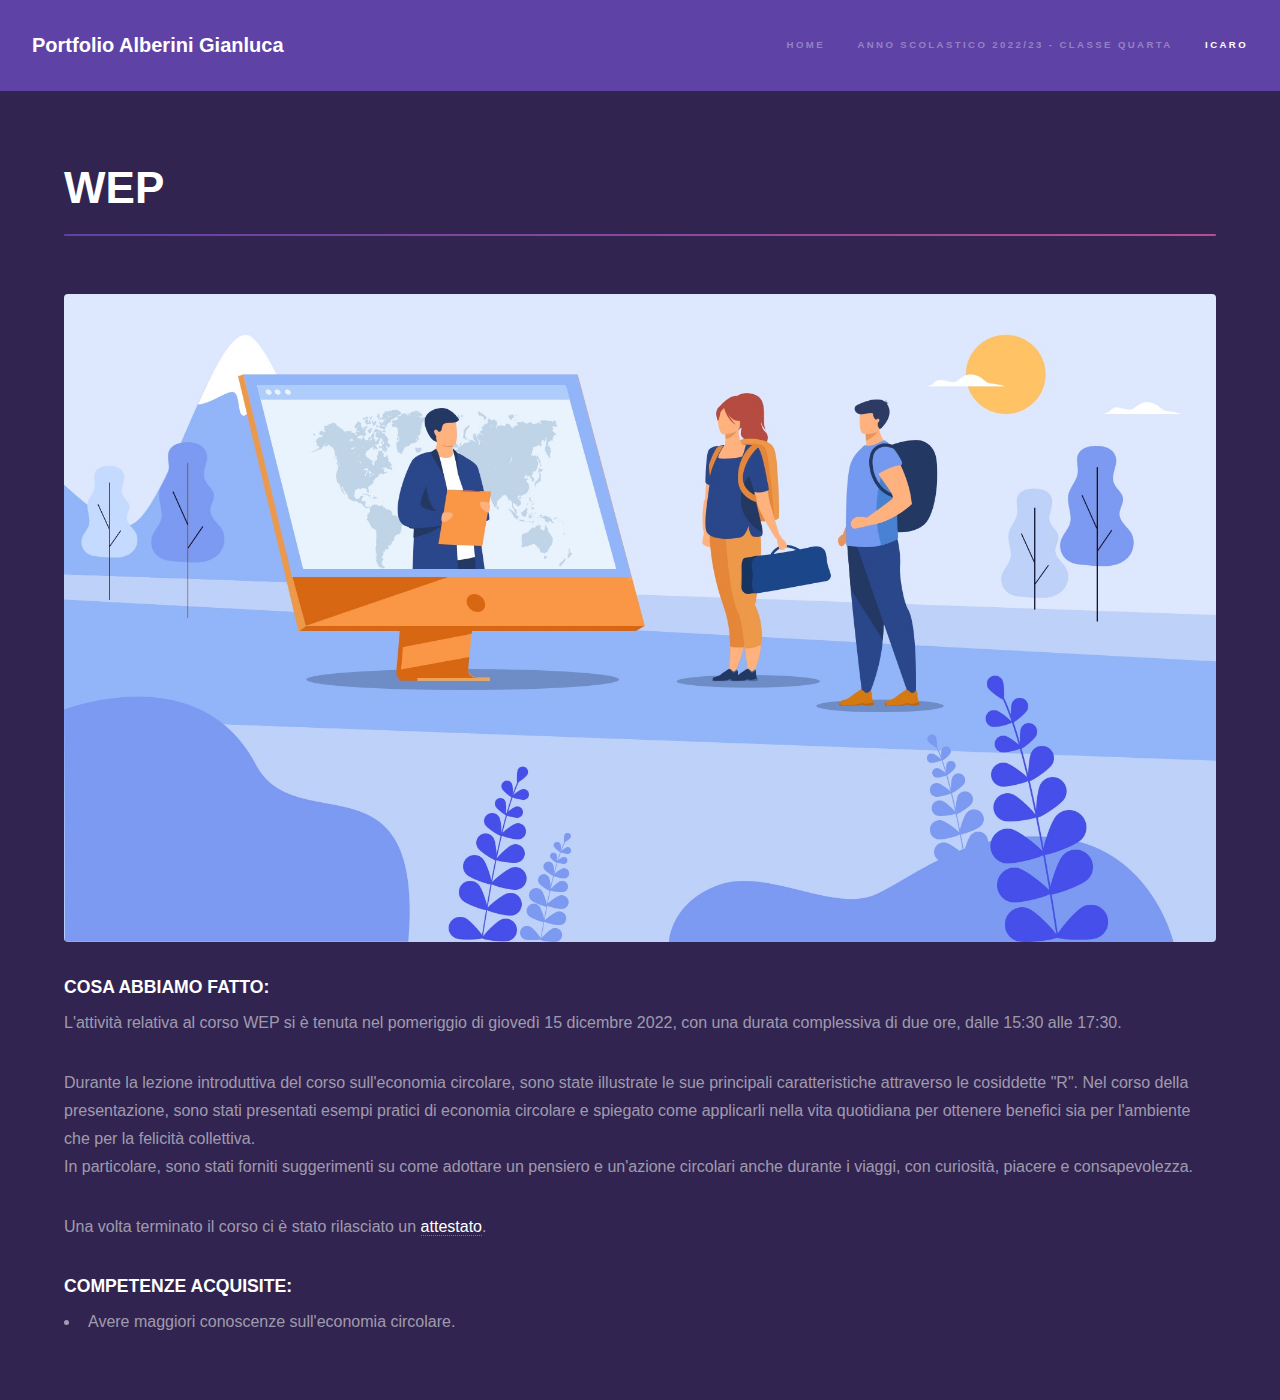
<file: WEP.html>
<!DOCTYPE HTML>
<!--
	Hyperspace by HTML5 UP
	html5up.net | @ajlkn
	Free for personal and commercial use under the CCA 3.0 license (html5up.net/license)
-->
<html>
	<head>
		<title>Portfolio Alberini Gianluca</title>
		<meta charset="utf-8" />
		<meta name="viewport" content="width=device-width, initial-scale=1, user-scalable=no" />
		<link rel="stylesheet" href="assets/css/main.css" />
		<noscript><link rel="stylesheet" href="assets/css/noscript.css" /></noscript>
	</head>
	<body class="is-preload">

		<!-- Header -->
			<header id="header">
				<div class="title">Portfolio Alberini Gianluca</div>
				<nav>
					<ul>
						<li><a href="index.html">Home</a></li>
						<li><a href="Classe Quarta.html">Anno scolastico 2022/23 - Classe quarta</a></li>
						<li><a href="WEP.html" class="active">ICARO</a></li>
					</ul>
				</nav>
			</header>

		<!-- Wrapper -->
			<div id="wrapper">

				<!-- Main -->
					<section id="main" class="wrapper">
						<div class="inner">
							<h1 class="major">WEP</h1>
							<span class="image fit"><img src="images/WEP.jpg" alt="" /></span>
							<h3>COSA ABBIAMO FATTO:</h3>
							<p>L'attività relativa al corso WEP si è tenuta nel pomeriggio di giovedì 15 dicembre 2022,
						 	con una durata complessiva di due ore, dalle 15:30 alle 17:30.</p>
													
							<p>Durante la lezione introduttiva del corso sull'economia circolare, sono state illustrate le sue principali caratteristiche attraverso le cosiddette "R". 
							Nel corso della presentazione, sono stati presentati esempi pratici di economia circolare e spiegato come applicarli 
							nella vita quotidiana per ottenere benefici sia per l'ambiente che per la felicità collettiva. 
							<br>In particolare, sono stati forniti suggerimenti su come adottare un pensiero e un'azione circolari anche durante i viaggi, 
							con curiosità, piacere e consapevolezza.
							</p>
							<p>Una volta terminato il corso ci è stato rilasciato un <a href="progetti/WEP.pdf" class="white">attestato</a>.</p>
							<h3>COMPETENZE ACQUISITE:</h3>
							<ul>
								<li>Avere maggiori conoscenze sull'economia circolare.</li>							
							</ul>
						</div>
					</section>

			</div>

		<!-- Scripts -->
			<script src="assets/js/jquery.min.js"></script>
			<script src="assets/js/jquery.scrollex.min.js"></script>
			<script src="assets/js/jquery.scrolly.min.js"></script>
			<script src="assets/js/browser.min.js"></script>
			<script src="assets/js/breakpoints.min.js"></script>
			<script src="assets/js/util.js"></script>
			<script src="assets/js/main.js"></script>

	</body>
</html>
</file>
<file: assets/css/noscript.css>
/*
	Hyperspace by HTML5 UP
	html5up.net | @ajlkn
	Free for personal and commercial use under the CCA 3.0 license (html5up.net/license)
*/

/* Spotlights */

	.spotlights > section > .image:before {
		opacity: 0 !important;
	}

	.spotlights > section > .content > .inner {
		-moz-transform: none !important;
		-webkit-transform: none !important;
		-ms-transform: none !important;
		transform: none !important;
		opacity: 1 !important;
	}

/* Wrapper */

	.wrapper > .inner {
		opacity: 1 !important;
		-moz-transform: none !important;
		-webkit-transform: none !important;
		-ms-transform: none !important;
		transform: none !important;
	}

/* Sidebar */

	#sidebar > .inner {
		opacity: 1 !important;
	}

	#sidebar nav > ul > li {
		-moz-transform: none !important;
		-webkit-transform: none !important;
		-ms-transform: none !important;
		transform: none !important;
		opacity: 1 !important;
	}
</file>
<file: assets/css/main.css>
@import url(font-awesome.min.css);

/*
	Hyperspace by HTML5 UP
	html5up.net | @ajlkn
	Free for personal and commercial use under the CCA 3.0 license (html5up.net/license)
*/

html, body, div, span, applet, object,
iframe, h1, h2, h3, h4, h5, h6, p, blockquote,
pre, a, abbr, acronym, address, big, cite,
code, del, dfn, em, img, ins, kbd, q, s, samp,
small, strike, strong, sub, sup, tt, var, b,
u, i, center, dl, dt, dd, ol, ul, li, fieldset,
form, label, legend, table, caption, tbody,
tfoot, thead, tr, th, td, article, aside,
canvas, details, embed, figure, figcaption,
footer, header, hgroup, menu, nav, output, ruby,
section, summary, time, mark, audio, video {
	margin: 0;
	padding: 0;
	border: 0;
	font-size: 100%;
	font: inherit;
	vertical-align: baseline;}

article, aside, details, figcaption, figure,
footer, header, hgroup, menu, nav, section {
	display: block;}

.white {
	color:white;
}

.imm{
	width: 10%;
	text-align: center;
}

body {
	line-height: 1;
}

ol, ul {
	list-style: none;
}

blockquote, q {
	quotes: none;
}

	blockquote:before, blockquote:after, q:before, q:after {
		content: '';
		content: none;
	}

table {
	border-collapse: collapse;
	border-spacing: 0;
}

body {
	-webkit-text-size-adjust: none;
}

mark {
	background-color: transparent;
	color: inherit;
}

input::-moz-focus-inner {
	border: 0;
	padding: 0;
}

input, select, textarea {
	-moz-appearance: none;
	-webkit-appearance: none;
	-ms-appearance: none;
	appearance: none;
}

/* Basic */

	@-ms-viewport {
		width: device-width;
	}

	body {
		-ms-overflow-style: scrollbar;
	}

	@media screen and (max-width: 480px) {

		html, body {
			min-width: 320px;
		}

	}

	html {
		box-sizing: border-box;
	}

	*, *:before, *:after {
		box-sizing: inherit;
	}

	body {
		background: #312450;
	}

		body.is-preload *, body.is-preload *:before, body.is-preload *:after {
			-moz-animation: none !important;
			-webkit-animation: none !important;
			-ms-animation: none !important;
			animation: none !important;
			-moz-transition: none !important;
			-webkit-transition: none !important;
			-ms-transition: none !important;
			transition: none !important;
		}

/* Type */

	body, input, select, textarea {
		color: rgba(255, 255, 255, 0.55);
		font-family: Arial, Helvetica, sans-serif;
		font-size: 16.5pt;
		font-weight: normal;
		line-height: 1.75;
	}

		@media screen and (max-width: 1680px) {

			body, input, select, textarea {
				font-size: 13pt;
			}

		}

		@media screen and (max-width: 1280px) {

			body, input, select, textarea {
				font-size: 12pt;
			}

		}

		@media screen and (max-width: 360px) {

			body, input, select, textarea {
				font-size: 11pt;
			}

		}

	a {
		-moz-transition: color 0.2s ease, border-bottom-color 0.2s ease;
		-webkit-transition: color 0.2s ease, border-bottom-color 0.2s ease;
		-ms-transition: color 0.2s ease, border-bottom-color 0.2s ease;
		transition: color 0.2s ease, border-bottom-color 0.2s ease;
		border-bottom: dotted 1px rgba(255, 255, 255, 0.35);
		color: inherit;
		text-decoration: none;
	}

		a:hover {
			border-bottom-color: transparent;
			color: #ffffff;
		}

	strong, b {
		color: #ffffff;
		font-weight: bold;
	}

	em, i {
		font-style: italic;
	}

	p {
		margin: 0 0 2em 0;
	}

	h1, h2, h3, h4, h5, h6 {
		color: #ffffff;
		font-weight: bold;
		line-height: 1.5;
		margin: 0 0 0.5em 0;
	}

		h1 a, h2 a, h3 a, h4 a, h5 a, h6 a {
			color: inherit;
			text-decoration: none;
		}

	h1 {
		font-size: 2.75em;
	}

		h1.major {
			margin: 0 0 1.3em 0;
			position: relative;
			padding-bottom: 0.35em;
		}

			h1.major:after {
				background-image: -moz-linear-gradient(to right, #5e42a6, #b74e91);
				background-image: -webkit-linear-gradient(to right, #5e42a6, #b74e91);
				background-image: -ms-linear-gradient(to right, #5e42a6, #b74e91);
				background-image: linear-gradient(to right, #5e42a6, #b74e91);
				-moz-transition: max-width 0.2s ease;
				-webkit-transition: max-width 0.2s ease;
				-ms-transition: max-width 0.2s ease;
				transition: max-width 0.2s ease;
				border-radius: 0.2em;
				bottom: 0;
				content: '';
				height: 0.05em;
				position: absolute;
				right: 0;
				width: 100%;
			}

	h2 {
		font-size: 1.75em;
	}

	h3 {
		font-size: 1.1em;
	}

	h4 {
		font-size: 1em;
	}

	h5 {
		font-size: 0.8em;
	}

	h6 {
		font-size: 0.6em;
	}

	@media screen and (max-width: 736px) {

		h1 {
			font-size: 2em;
		}

		h2 {
			font-size: 1.25em;
		}

		h3 {
			font-size: 1em;
		}

		h4 {
			font-size: 0.8em;
		}

		h5 {
			font-size: 0.6em;
		}

		h6 {
			font-size: 0.6em;
		}

	}

	sub {
		font-size: 0.8em;
		position: relative;
		top: 0.5em;
	}

	sup {
		font-size: 0.8em;
		position: relative;
		top: -0.5em;
	}

	blockquote {
		border-left: solid 4px rgba(255, 255, 255, 0.15);
		font-style: italic;
		margin: 0 0 2em 0;
		padding: 0.5em 0 0.5em 2em;
	}

	code {
		background: rgba(255, 255, 255, 0.05);
		border-radius: 0.25em;
		border: solid 1px rgba(255, 255, 255, 0.15);
		font-family: "Courier New", monospace;
		font-size: 0.9em;
		margin: 0 0.25em;
		padding: 0.25em 0.65em;
	}

	pre {
		-webkit-overflow-scrolling: touch;
		font-family: "Courier New", monospace;
		font-size: 0.9em;
		margin: 0 0 2em 0;
	}

		pre code {
			display: block;
			line-height: 1.75em;
			padding: 1em 1.5em;
			overflow-x: auto;
		}

	hr {
		border: 0;
		border-bottom: solid 1px rgba(255, 255, 255, 0.15);
		margin: 2em 0;
	}

		hr.major {
			margin: 3em 0;
		}

	.align-left {
		text-align: left;
	}

	.align-center {
		text-align: center;
	}

	.align-right {
		text-align: right;
	}

/* Row */

	.row {
		display: flex;
		flex-wrap: wrap;
		box-sizing: border-box;
		align-items: stretch;
	}

		.row > * {
			box-sizing: border-box;
		}

		.row.gtr-uniform > * > :last-child {
			margin-bottom: 0;
		}

		.row.aln-left {
			justify-content: flex-start;
		}

		.row.aln-center {
			justify-content: center;
		}

		.row.aln-right {
			justify-content: flex-end;
		}

		.row.aln-top {
			align-items: flex-start;
		}

		.row.aln-middle {
			align-items: center;
		}

		.row.aln-bottom {
			align-items: flex-end;
		}

		.row > .imp {
			order: -1;
		}

		.row > .col-1 {
			width: 8.3333333333%;
		}

		.row > .off-1 {
			margin-left: 8.3333333333%;
		}

		.row > .col-2 {
			width: 16.6666666667%;
		}

		.row > .off-2 {
			margin-left: 16.6666666667%;
		}

		.row > .col-3 {
			width: 25%;
		}

		.row > .off-3 {
			margin-left: 25%;
		}

		.row > .col-4 {
			width: 33.3333333333%;
		}

		.row > .off-4 {
			margin-left: 33.3333333333%;
		}

		.row > .col-5 {
			width: 41.6666666667%;
		}

		.row > .off-5 {
			margin-left: 41.6666666667%;
		}

		.row > .col-6 {
			width: 50%;
		}

		.row > .off-6 {
			margin-left: 50%;
		}

		.row > .col-7 {
			width: 58.3333333333%;
		}

		.row > .off-7 {
			margin-left: 58.3333333333%;
		}

		.row > .col-8 {
			width: 66.6666666667%;
		}

		.row > .off-8 {
			margin-left: 66.6666666667%;
		}

		.row > .col-9 {
			width: 75%;
		}

		.row > .off-9 {
			margin-left: 75%;
		}

		.row > .col-10 {
			width: 83.3333333333%;
		}

		.row > .off-10 {
			margin-left: 83.3333333333%;
		}

		.row > .col-11 {
			width: 91.6666666667%;
		}

		.row > .off-11 {
			margin-left: 91.6666666667%;
		}

		.row > .col-12 {
			width: 100%;
		}

		.row > .off-12 {
			margin-left: 100%;
		}

		.row.gtr-0 {
			margin-top: 0;
			margin-left: 0em;
		}

			.row.gtr-0 > * {
				padding: 0 0 0 0em;
			}

			.row.gtr-0.gtr-uniform {
				margin-top: 0em;
			}

				.row.gtr-0.gtr-uniform > * {
					padding-top: 0em;
				}

		.row.gtr-25 {
			margin-top: 0;
			margin-left: -0.375em;
		}

			.row.gtr-25 > * {
				padding: 0 0 0 0.375em;
			}

			.row.gtr-25.gtr-uniform {
				margin-top: -0.375em;
			}

				.row.gtr-25.gtr-uniform > * {
					padding-top: 0.375em;
				}

		.row.gtr-50 {
			margin-top: 0;
			margin-left: -0.75em;
		}

			.row.gtr-50 > * {
				padding: 0 0 0 0.75em;
			}

			.row.gtr-50.gtr-uniform {
				margin-top: -0.75em;
			}

				.row.gtr-50.gtr-uniform > * {
					padding-top: 0.75em;
				}

		.row {
			margin-top: 0;
			margin-left: -1.5em;
		}

			.row > * {
				padding: 0 0 0 1.5em;
			}

			.row.gtr-uniform {
				margin-top: -1.5em;
			}

				.row.gtr-uniform > * {
					padding-top: 1.5em;
				}

		.row.gtr-150 {
			margin-top: 0;
			margin-left: -2.25em;
		}

			.row.gtr-150 > * {
				padding: 0 0 0 2.25em;
			}

			.row.gtr-150.gtr-uniform {
				margin-top: -2.25em;
			}

				.row.gtr-150.gtr-uniform > * {
					padding-top: 2.25em;
				}

		.row.gtr-200 {
			margin-top: 0;
			margin-left: -3em;
		}

			.row.gtr-200 > * {
				padding: 0 0 0 3em;
			}

			.row.gtr-200.gtr-uniform {
				margin-top: -3em;
			}

				.row.gtr-200.gtr-uniform > * {
					padding-top: 3em;
				}

		@media screen and (max-width: 1680px) {

			.row {
				display: flex;
				flex-wrap: wrap;
				box-sizing: border-box;
				align-items: stretch;
			}

				.row > * {
					box-sizing: border-box;
				}

				.row.gtr-uniform > * > :last-child {
					margin-bottom: 0;
				}

				.row.aln-left {
					justify-content: flex-start;
				}

				.row.aln-center {
					justify-content: center;
				}

				.row.aln-right {
					justify-content: flex-end;
				}

				.row.aln-top {
					align-items: flex-start;
				}

				.row.aln-middle {
					align-items: center;
				}

				.row.aln-bottom {
					align-items: flex-end;
				}

				.row > .imp-xlarge {
					order: -1;
				}

				.row > .col-1-xlarge {
					width: 8.3333333333%;
				}

				.row > .off-1-xlarge {
					margin-left: 8.3333333333%;
				}

				.row > .col-2-xlarge {
					width: 16.6666666667%;
				}

				.row > .off-2-xlarge {
					margin-left: 16.6666666667%;
				}

				.row > .col-3-xlarge {
					width: 25%;
				}

				.row > .off-3-xlarge {
					margin-left: 25%;
				}

				.row > .col-4-xlarge {
					width: 33.3333333333%;
				}

				.row > .off-4-xlarge {
					margin-left: 33.3333333333%;
				}

				.row > .col-5-xlarge {
					width: 41.6666666667%;
				}

				.row > .off-5-xlarge {
					margin-left: 41.6666666667%;
				}

				.row > .col-6-xlarge {
					width: 50%;
				}

				.row > .off-6-xlarge {
					margin-left: 50%;
				}

				.row > .col-7-xlarge {
					width: 58.3333333333%;
				}

				.row > .off-7-xlarge {
					margin-left: 58.3333333333%;
				}

				.row > .col-8-xlarge {
					width: 66.6666666667%;
				}

				.row > .off-8-xlarge {
					margin-left: 66.6666666667%;
				}

				.row > .col-9-xlarge {
					width: 75%;
				}

				.row > .off-9-xlarge {
					margin-left: 75%;
				}

				.row > .col-10-xlarge {
					width: 83.3333333333%;
				}

				.row > .off-10-xlarge {
					margin-left: 83.3333333333%;
				}

				.row > .col-11-xlarge {
					width: 91.6666666667%;
				}

				.row > .off-11-xlarge {
					margin-left: 91.6666666667%;
				}

				.row > .col-12-xlarge {
					width: 100%;
				}

				.row > .off-12-xlarge {
					margin-left: 100%;
				}

				.row.gtr-0 {
					margin-top: 0;
					margin-left: 0em;
				}

					.row.gtr-0 > * {
						padding: 0 0 0 0em;
					}

					.row.gtr-0.gtr-uniform {
						margin-top: 0em;
					}

						.row.gtr-0.gtr-uniform > * {
							padding-top: 0em;
						}

				.row.gtr-25 {
					margin-top: 0;
					margin-left: -0.375em;
				}

					.row.gtr-25 > * {
						padding: 0 0 0 0.375em;
					}

					.row.gtr-25.gtr-uniform {
						margin-top: -0.375em;
					}

						.row.gtr-25.gtr-uniform > * {
							padding-top: 0.375em;
						}

				.row.gtr-50 {
					margin-top: 0;
					margin-left: -0.75em;
				}

					.row.gtr-50 > * {
						padding: 0 0 0 0.75em;
					}

					.row.gtr-50.gtr-uniform {
						margin-top: -0.75em;
					}

						.row.gtr-50.gtr-uniform > * {
							padding-top: 0.75em;
						}

				.row {
					margin-top: 0;
					margin-left: -1.5em;
				}

					.row > * {
						padding: 0 0 0 1.5em;
					}

					.row.gtr-uniform {
						margin-top: -1.5em;
					}

						.row.gtr-uniform > * {
							padding-top: 1.5em;
						}

				.row.gtr-150 {
					margin-top: 0;
					margin-left: -2.25em;
				}

					.row.gtr-150 > * {
						padding: 0 0 0 2.25em;
					}

					.row.gtr-150.gtr-uniform {
						margin-top: -2.25em;
					}

						.row.gtr-150.gtr-uniform > * {
							padding-top: 2.25em;
						}

				.row.gtr-200 {
					margin-top: 0;
					margin-left: -3em;
				}

					.row.gtr-200 > * {
						padding: 0 0 0 3em;
					}

					.row.gtr-200.gtr-uniform {
						margin-top: -3em;
					}

						.row.gtr-200.gtr-uniform > * {
							padding-top: 3em;
						}

		}

		@media screen and (max-width: 1280px) {

			.row {
				display: flex;
				flex-wrap: wrap;
				box-sizing: border-box;
				align-items: stretch;
			}

				.row > * {
					box-sizing: border-box;
				}

				.row.gtr-uniform > * > :last-child {
					margin-bottom: 0;
				}

				.row.aln-left {
					justify-content: flex-start;
				}

				.row.aln-center {
					justify-content: center;
				}

				.row.aln-right {
					justify-content: flex-end;
				}

				.row.aln-top {
					align-items: flex-start;
				}

				.row.aln-middle {
					align-items: center;
				}

				.row.aln-bottom {
					align-items: flex-end;
				}

				.row > .imp-large {
					order: -1;
				}

				.row > .col-1-large {
					width: 8.3333333333%;
				}

				.row > .off-1-large {
					margin-left: 8.3333333333%;
				}

				.row > .col-2-large {
					width: 16.6666666667%;
				}

				.row > .off-2-large {
					margin-left: 16.6666666667%;
				}

				.row > .col-3-large {
					width: 25%;
				}

				.row > .off-3-large {
					margin-left: 25%;
				}

				.row > .col-4-large {
					width: 33.3333333333%;
				}

				.row > .off-4-large {
					margin-left: 33.3333333333%;
				}

				.row > .col-5-large {
					width: 41.6666666667%;
				}

				.row > .off-5-large {
					margin-left: 41.6666666667%;
				}

				.row > .col-6-large {
					width: 50%;
				}

				.row > .off-6-large {
					margin-left: 50%;
				}

				.row > .col-7-large {
					width: 58.3333333333%;
				}

				.row > .off-7-large {
					margin-left: 58.3333333333%;
				}

				.row > .col-8-large {
					width: 66.6666666667%;
				}

				.row > .off-8-large {
					margin-left: 66.6666666667%;
				}

				.row > .col-9-large {
					width: 75%;
				}

				.row > .off-9-large {
					margin-left: 75%;
				}

				.row > .col-10-large {
					width: 83.3333333333%;
				}

				.row > .off-10-large {
					margin-left: 83.3333333333%;
				}

				.row > .col-11-large {
					width: 91.6666666667%;
				}

				.row > .off-11-large {
					margin-left: 91.6666666667%;
				}

				.row > .col-12-large {
					width: 100%;
				}

				.row > .off-12-large {
					margin-left: 100%;
				}

				.row.gtr-0 {
					margin-top: 0;
					margin-left: 0em;
				}

					.row.gtr-0 > * {
						padding: 0 0 0 0em;
					}

					.row.gtr-0.gtr-uniform {
						margin-top: 0em;
					}

						.row.gtr-0.gtr-uniform > * {
							padding-top: 0em;
						}

				.row.gtr-25 {
					margin-top: 0;
					margin-left: -0.375em;
				}

					.row.gtr-25 > * {
						padding: 0 0 0 0.375em;
					}

					.row.gtr-25.gtr-uniform {
						margin-top: -0.375em;
					}

						.row.gtr-25.gtr-uniform > * {
							padding-top: 0.375em;
						}

				.row.gtr-50 {
					margin-top: 0;
					margin-left: -0.75em;
				}

					.row.gtr-50 > * {
						padding: 0 0 0 0.75em;
					}

					.row.gtr-50.gtr-uniform {
						margin-top: -0.75em;
					}

						.row.gtr-50.gtr-uniform > * {
							padding-top: 0.75em;
						}

				.row {
					margin-top: 0;
					margin-left: -1.5em;
				}

					.row > * {
						padding: 0 0 0 1.5em;
					}

					.row.gtr-uniform {
						margin-top: -1.5em;
					}

						.row.gtr-uniform > * {
							padding-top: 1.5em;
						}

				.row.gtr-150 {
					margin-top: 0;
					margin-left: -2.25em;
				}

					.row.gtr-150 > * {
						padding: 0 0 0 2.25em;
					}

					.row.gtr-150.gtr-uniform {
						margin-top: -2.25em;
					}

						.row.gtr-150.gtr-uniform > * {
							padding-top: 2.25em;
						}

				.row.gtr-200 {
					margin-top: 0;
					margin-left: -3em;
				}

					.row.gtr-200 > * {
						padding: 0 0 0 3em;
					}

					.row.gtr-200.gtr-uniform {
						margin-top: -3em;
					}

						.row.gtr-200.gtr-uniform > * {
							padding-top: 3em;
						}

		}

		@media screen and (max-width: 980px) {

			.row {
				display: flex;
				flex-wrap: wrap;
				box-sizing: border-box;
				align-items: stretch;
			}

				.row > * {
					box-sizing: border-box;
				}

				.row.gtr-uniform > * > :last-child {
					margin-bottom: 0;
				}

				.row.aln-left {
					justify-content: flex-start;
				}

				.row.aln-center {
					justify-content: center;
				}

				.row.aln-right {
					justify-content: flex-end;
				}

				.row.aln-top {
					align-items: flex-start;
				}

				.row.aln-middle {
					align-items: center;
				}

				.row.aln-bottom {
					align-items: flex-end;
				}

				.row > .imp-medium {
					order: -1;
				}

				.row > .col-1-medium {
					width: 8.3333333333%;
				}

				.row > .off-1-medium {
					margin-left: 8.3333333333%;
				}

				.row > .col-2-medium {
					width: 16.6666666667%;
				}

				.row > .off-2-medium {
					margin-left: 16.6666666667%;
				}

				.row > .col-3-medium {
					width: 25%;
				}

				.row > .off-3-medium {
					margin-left: 25%;
				}

				.row > .col-4-medium {
					width: 33.3333333333%;
				}

				.row > .off-4-medium {
					margin-left: 33.3333333333%;
				}

				.row > .col-5-medium {
					width: 41.6666666667%;
				}

				.row > .off-5-medium {
					margin-left: 41.6666666667%;
				}

				.row > .col-6-medium {
					width: 50%;
				}

				.row > .off-6-medium {
					margin-left: 50%;
				}

				.row > .col-7-medium {
					width: 58.3333333333%;
				}

				.row > .off-7-medium {
					margin-left: 58.3333333333%;
				}

				.row > .col-8-medium {
					width: 66.6666666667%;
				}

				.row > .off-8-medium {
					margin-left: 66.6666666667%;
				}

				.row > .col-9-medium {
					width: 75%;
				}

				.row > .off-9-medium {
					margin-left: 75%;
				}

				.row > .col-10-medium {
					width: 83.3333333333%;
				}

				.row > .off-10-medium {
					margin-left: 83.3333333333%;
				}

				.row > .col-11-medium {
					width: 91.6666666667%;
				}

				.row > .off-11-medium {
					margin-left: 91.6666666667%;
				}

				.row > .col-12-medium {
					width: 100%;
				}

				.row > .off-12-medium {
					margin-left: 100%;
				}

				.row.gtr-0 {
					margin-top: 0;
					margin-left: 0em;
				}

					.row.gtr-0 > * {
						padding: 0 0 0 0em;
					}

					.row.gtr-0.gtr-uniform {
						margin-top: 0em;
					}

						.row.gtr-0.gtr-uniform > * {
							padding-top: 0em;
						}

				.row.gtr-25 {
					margin-top: 0;
					margin-left: -0.375em;
				}

					.row.gtr-25 > * {
						padding: 0 0 0 0.375em;
					}

					.row.gtr-25.gtr-uniform {
						margin-top: -0.375em;
					}

						.row.gtr-25.gtr-uniform > * {
							padding-top: 0.375em;
						}

				.row.gtr-50 {
					margin-top: 0;
					margin-left: -0.75em;
				}

					.row.gtr-50 > * {
						padding: 0 0 0 0.75em;
					}

					.row.gtr-50.gtr-uniform {
						margin-top: -0.75em;
					}

						.row.gtr-50.gtr-uniform > * {
							padding-top: 0.75em;
						}

				.row {
					margin-top: 0;
					margin-left: -1.5em;
				}

					.row > * {
						padding: 0 0 0 1.5em;
					}

					.row.gtr-uniform {
						margin-top: -1.5em;
					}

						.row.gtr-uniform > * {
							padding-top: 1.5em;
						}

				.row.gtr-150 {
					margin-top: 0;
					margin-left: -2.25em;
				}

					.row.gtr-150 > * {
						padding: 0 0 0 2.25em;
					}

					.row.gtr-150.gtr-uniform {
						margin-top: -2.25em;
					}

						.row.gtr-150.gtr-uniform > * {
							padding-top: 2.25em;
						}

				.row.gtr-200 {
					margin-top: 0;
					margin-left: -3em;
				}

					.row.gtr-200 > * {
						padding: 0 0 0 3em;
					}

					.row.gtr-200.gtr-uniform {
						margin-top: -3em;
					}

						.row.gtr-200.gtr-uniform > * {
							padding-top: 3em;
						}

		}

		@media screen and (max-width: 736px) {

			.row {
				display: flex;
				flex-wrap: wrap;
				box-sizing: border-box;
				align-items: stretch;
			}

				.row > * {
					box-sizing: border-box;
				}

				.row.gtr-uniform > * > :last-child {
					margin-bottom: 0;
				}

				.row.aln-left {
					justify-content: flex-start;
				}

				.row.aln-center {
					justify-content: center;
				}

				.row.aln-right {
					justify-content: flex-end;
				}

				.row.aln-top {
					align-items: flex-start;
				}

				.row.aln-middle {
					align-items: center;
				}

				.row.aln-bottom {
					align-items: flex-end;
				}

				.row > .imp-small {
					order: -1;
				}

				.row > .col-1-small {
					width: 8.3333333333%;
				}

				.row > .off-1-small {
					margin-left: 8.3333333333%;
				}

				.row > .col-2-small {
					width: 16.6666666667%;
				}

				.row > .off-2-small {
					margin-left: 16.6666666667%;
				}

				.row > .col-3-small {
					width: 25%;
				}

				.row > .off-3-small {
					margin-left: 25%;
				}

				.row > .col-4-small {
					width: 33.3333333333%;
				}

				.row > .off-4-small {
					margin-left: 33.3333333333%;
				}

				.row > .col-5-small {
					width: 41.6666666667%;
				}

				.row > .off-5-small {
					margin-left: 41.6666666667%;
				}

				.row > .col-6-small {
					width: 50%;
				}

				.row > .off-6-small {
					margin-left: 50%;
				}

				.row > .col-7-small {
					width: 58.3333333333%;
				}

				.row > .off-7-small {
					margin-left: 58.3333333333%;
				}

				.row > .col-8-small {
					width: 66.6666666667%;
				}

				.row > .off-8-small {
					margin-left: 66.6666666667%;
				}

				.row > .col-9-small {
					width: 75%;
				}

				.row > .off-9-small {
					margin-left: 75%;
				}

				.row > .col-10-small {
					width: 83.3333333333%;
				}

				.row > .off-10-small {
					margin-left: 83.3333333333%;
				}

				.row > .col-11-small {
					width: 91.6666666667%;
				}

				.row > .off-11-small {
					margin-left: 91.6666666667%;
				}

				.row > .col-12-small {
					width: 100%;
				}

				.row > .off-12-small {
					margin-left: 100%;
				}

				.row.gtr-0 {
					margin-top: 0;
					margin-left: 0em;
				}

					.row.gtr-0 > * {
						padding: 0 0 0 0em;
					}

					.row.gtr-0.gtr-uniform {
						margin-top: 0em;
					}

						.row.gtr-0.gtr-uniform > * {
							padding-top: 0em;
						}

				.row.gtr-25 {
					margin-top: 0;
					margin-left: -0.375em;
				}

					.row.gtr-25 > * {
						padding: 0 0 0 0.375em;
					}

					.row.gtr-25.gtr-uniform {
						margin-top: -0.375em;
					}

						.row.gtr-25.gtr-uniform > * {
							padding-top: 0.375em;
						}

				.row.gtr-50 {
					margin-top: 0;
					margin-left: -0.75em;
				}

					.row.gtr-50 > * {
						padding: 0 0 0 0.75em;
					}

					.row.gtr-50.gtr-uniform {
						margin-top: -0.75em;
					}

						.row.gtr-50.gtr-uniform > * {
							padding-top: 0.75em;
						}

				.row {
					margin-top: 0;
					margin-left: -1.5em;
				}

					.row > * {
						padding: 0 0 0 1.5em;
					}

					.row.gtr-uniform {
						margin-top: -1.5em;
					}

						.row.gtr-uniform > * {
							padding-top: 1.5em;
						}

				.row.gtr-150 {
					margin-top: 0;
					margin-left: -2.25em;
				}

					.row.gtr-150 > * {
						padding: 0 0 0 2.25em;
					}

					.row.gtr-150.gtr-uniform {
						margin-top: -2.25em;
					}

						.row.gtr-150.gtr-uniform > * {
							padding-top: 2.25em;
						}

				.row.gtr-200 {
					margin-top: 0;
					margin-left: -3em;
				}

					.row.gtr-200 > * {
						padding: 0 0 0 3em;
					}

					.row.gtr-200.gtr-uniform {
						margin-top: -3em;
					}

						.row.gtr-200.gtr-uniform > * {
							padding-top: 3em;
						}

		}

		@media screen and (max-width: 480px) {

			.row {
				display: flex;
				flex-wrap: wrap;
				box-sizing: border-box;
				align-items: stretch;
			}

				.row > * {
					box-sizing: border-box;
				}

				.row.gtr-uniform > * > :last-child {
					margin-bottom: 0;
				}

				.row.aln-left {
					justify-content: flex-start;
				}

				.row.aln-center {
					justify-content: center;
				}

				.row.aln-right {
					justify-content: flex-end;
				}

				.row.aln-top {
					align-items: flex-start;
				}

				.row.aln-middle {
					align-items: center;
				}

				.row.aln-bottom {
					align-items: flex-end;
				}

				.row > .imp-xsmall {
					order: -1;
				}

				.row > .col-1-xsmall {
					width: 8.3333333333%;
				}

				.row > .off-1-xsmall {
					margin-left: 8.3333333333%;
				}

				.row > .col-2-xsmall {
					width: 16.6666666667%;
				}

				.row > .off-2-xsmall {
					margin-left: 16.6666666667%;
				}

				.row > .col-3-xsmall {
					width: 25%;
				}

				.row > .off-3-xsmall {
					margin-left: 25%;
				}

				.row > .col-4-xsmall {
					width: 33.3333333333%;
				}

				.row > .off-4-xsmall {
					margin-left: 33.3333333333%;
				}

				.row > .col-5-xsmall {
					width: 41.6666666667%;
				}

				.row > .off-5-xsmall {
					margin-left: 41.6666666667%;
				}

				.row > .col-6-xsmall {
					width: 50%;
				}

				.row > .off-6-xsmall {
					margin-left: 50%;
				}

				.row > .col-7-xsmall {
					width: 58.3333333333%;
				}

				.row > .off-7-xsmall {
					margin-left: 58.3333333333%;
				}

				.row > .col-8-xsmall {
					width: 66.6666666667%;
				}

				.row > .off-8-xsmall {
					margin-left: 66.6666666667%;
				}

				.row > .col-9-xsmall {
					width: 75%;
				}

				.row > .off-9-xsmall {
					margin-left: 75%;
				}

				.row > .col-10-xsmall {
					width: 83.3333333333%;
				}

				.row > .off-10-xsmall {
					margin-left: 83.3333333333%;
				}

				.row > .col-11-xsmall {
					width: 91.6666666667%;
				}

				.row > .off-11-xsmall {
					margin-left: 91.6666666667%;
				}

				.row > .col-12-xsmall {
					width: 100%;
				}

				.row > .off-12-xsmall {
					margin-left: 100%;
				}

				.row.gtr-0 {
					margin-top: 0;
					margin-left: 0em;
				}

					.row.gtr-0 > * {
						padding: 0 0 0 0em;
					}

					.row.gtr-0.gtr-uniform {
						margin-top: 0em;
					}

						.row.gtr-0.gtr-uniform > * {
							padding-top: 0em;
						}

				.row.gtr-25 {
					margin-top: 0;
					margin-left: -0.375em;
				}

					.row.gtr-25 > * {
						padding: 0 0 0 0.375em;
					}

					.row.gtr-25.gtr-uniform {
						margin-top: -0.375em;
					}

						.row.gtr-25.gtr-uniform > * {
							padding-top: 0.375em;
						}

				.row.gtr-50 {
					margin-top: 0;
					margin-left: -0.75em;
				}

					.row.gtr-50 > * {
						padding: 0 0 0 0.75em;
					}

					.row.gtr-50.gtr-uniform {
						margin-top: -0.75em;
					}

						.row.gtr-50.gtr-uniform > * {
							padding-top: 0.75em;
						}

				.row {
					margin-top: 0;
					margin-left: -1.5em;
				}

					.row > * {
						padding: 0 0 0 1.5em;
					}

					.row.gtr-uniform {
						margin-top: -1.5em;
					}

						.row.gtr-uniform > * {
							padding-top: 1.5em;
						}

				.row.gtr-150 {
					margin-top: 0;
					margin-left: -2.25em;
				}

					.row.gtr-150 > * {
						padding: 0 0 0 2.25em;
					}

					.row.gtr-150.gtr-uniform {
						margin-top: -2.25em;
					}

						.row.gtr-150.gtr-uniform > * {
							padding-top: 2.25em;
						}

				.row.gtr-200 {
					margin-top: 0;
					margin-left: -3em;
				}

					.row.gtr-200 > * {
						padding: 0 0 0 3em;
					}

					.row.gtr-200.gtr-uniform {
						margin-top: -3em;
					}

						.row.gtr-200.gtr-uniform > * {
							padding-top: 3em;
						}

		}

/* Box */

	.box {
		border-radius: 0.25em;
		border: solid 1px rgba(255, 255, 255, 0.15);
		margin-bottom: 2em;
		padding: 1.5em;
	}

		.box > :last-child,
		.box > :last-child > :last-child,
		.box > :last-child > :last-child > :last-child {
			margin-bottom: 0;
		}

		.box.alt {
			border: 0;
			border-radius: 0;
			padding: 0;
		}

/* Button */

	input[type="submit"],
	input[type="reset"],
	input[type="button"],
	button,
	.button {
		-moz-appearance: none;
		-webkit-appearance: none;
		-ms-appearance: none;
		appearance: none;
		-moz-transition: border-color 0.2s ease;
		-webkit-transition: border-color 0.2s ease;
		-ms-transition: border-color 0.2s ease;
		transition: border-color 0.2s ease;
		background-color: transparent;
		border: solid 1px !important;
		border-color: rgba(255, 255, 255, 0.15) !important;
		border-radius: 3em;
		color: #ffffff !important;
		cursor: pointer;
		display: inline-block;
		font-size: 0.6em;
		font-weight: bold;
		height: calc(4.75em + 2px);
		letter-spacing: 0.25em;
		line-height: 4.75em;
		outline: 0;
		padding: 0 3.75em;
		position: relative;
		text-align: center;
		text-decoration: none;
		text-transform: uppercase;
		white-space: nowrap;
	}

		input[type="submit"]:after,
		input[type="reset"]:after,
		input[type="button"]:after,
		button:after,
		.button:after {
			-moz-transform: scale(0.25);
			-webkit-transform: scale(0.25);
			-ms-transform: scale(0.25);
			transform: scale(0.25);
			pointer-events: none;
			-moz-transition: opacity 0.2s ease, -moz-transform 0.2s ease;
			-webkit-transition: opacity 0.2s ease, -webkit-transform 0.2s ease;
			-ms-transition: opacity 0.2s ease, -ms-transform 0.2s ease;
			transition: opacity 0.2s ease, transform 0.2s ease;
			background: #ffffff;
			border-radius: 3em;
			content: '';
			height: 100%;
			left: 0;
			opacity: 0;
			position: absolute;
			top: 0;
			width: 100%;
		}

		input[type="submit"].icon:before,
		input[type="reset"].icon:before,
		input[type="button"].icon:before,
		button.icon:before,
		.button.icon:before {
			margin-right: 0.75em;
		}

		input[type="submit"].fit,
		input[type="reset"].fit,
		input[type="button"].fit,
		button.fit,
		.button.fit {
			width: 100%;
		}

		input[type="submit"].small,
		input[type="reset"].small,
		input[type="button"].small,
		button.small,
		.button.small {
			font-size: 0.4em;
		}

		input[type="submit"].large,
		input[type="reset"].large,
		input[type="button"].large,
		button.large,
		.button.large {
			font-size: 0.8em;
		}

		input[type="submit"].primary,
		input[type="reset"].primary,
		input[type="button"].primary,
		button.primary,
		.button.primary {
			background-color: #ffffff;
			color: #312450 !important;
		}

			input[type="submit"].primary:after,
			input[type="reset"].primary:after,
			input[type="button"].primary:after,
			button.primary:after,
			.button.primary:after {
				display: none;
			}

		input[type="submit"].disabled, input[type="submit"]:disabled,
		input[type="reset"].disabled,
		input[type="reset"]:disabled,
		input[type="button"].disabled,
		input[type="button"]:disabled,
		button.disabled,
		button:disabled,
		.button.disabled,
		.button:disabled {
			cursor: default;
			opacity: 0.5;
			pointer-events: none;
		}

		input[type="submit"]:hover,
		input[type="reset"]:hover,
		input[type="button"]:hover,
		button:hover,
		.button:hover {
			border-color: rgba(255, 255, 255, 0.55) !important;
		}

			input[type="submit"]:hover:after,
			input[type="reset"]:hover:after,
			input[type="button"]:hover:after,
			button:hover:after,
			.button:hover:after {
				opacity: 0.05;
				-moz-transform: scale(1);
				-webkit-transform: scale(1);
				-ms-transform: scale(1);
				transform: scale(1);
			}

			input[type="submit"]:hover:active,
			input[type="reset"]:hover:active,
			input[type="button"]:hover:active,
			button:hover:active,
			.button:hover:active {
				border-color: #ffffff !important;
			}

				input[type="submit"]:hover:active:after,
				input[type="reset"]:hover:active:after,
				input[type="button"]:hover:active:after,
				button:hover:active:after,
				.button:hover:active:after {
					opacity: 0.1;
				}

/* Features */

	.features {
		display: -moz-flex;
		display: -webkit-flex;
		display: -ms-flex;
		display: flex;
		-moz-flex-wrap: wrap;
		-webkit-flex-wrap: wrap;
		-ms-flex-wrap: wrap;
		flex-wrap: wrap;
		border-radius: 0.25em;
		border: solid 1px rgba(255, 255, 255, 0.15);
		background: rgba(255, 255, 255, 0.05);
		margin: 0 0 2em 0;
	}

		.features section {
			padding: 3.5em 3em 1em 7em ;
			width: 50%;
			border-top: solid 1px rgba(255, 255, 255, 0.15);
			position: relative;
		}

			.features section:nth-child(-n + 2) {
				border-top-width: 0;
			}

			.features section:nth-child(2n) {
				border-left: solid 1px rgba(255, 255, 255, 0.15);
			}

			.features section .icon {
				-moz-transition: opacity 0.5s ease, -moz-transform 0.5s ease;
				-webkit-transition: opacity 0.5s ease, -webkit-transform 0.5s ease;
				-ms-transition: opacity 0.5s ease, -ms-transform 0.5s ease;
				transition: opacity 0.5s ease, transform 0.5s ease;
				-moz-transition-delay: 1s;
				-webkit-transition-delay: 1s;
				-ms-transition-delay: 1s;
				transition-delay: 1s;
				-moz-transform: scale(1);
				-webkit-transform: scale(1);
				-ms-transform: scale(1);
				transform: scale(1);
				position: absolute;
				left: 3em;
				top: 3em;
				opacity: 1;
			}

			.features section:nth-child(1) .icon {
				-moz-transition-delay: 0.15s;
				-webkit-transition-delay: 0.15s;
				-ms-transition-delay: 0.15s;
				transition-delay: 0.15s;
			}

			.features section:nth-child(2) .icon {
				-moz-transition-delay: 0.3s;
				-webkit-transition-delay: 0.3s;
				-ms-transition-delay: 0.3s;
				transition-delay: 0.3s;
			}

			.features section:nth-child(3) .icon {
				-moz-transition-delay: 0.45s;
				-webkit-transition-delay: 0.45s;
				-ms-transition-delay: 0.45s;
				transition-delay: 0.45s;
			}

			.features section:nth-child(4) .icon {
				-moz-transition-delay: 0.6s;
				-webkit-transition-delay: 0.6s;
				-ms-transition-delay: 0.6s;
				transition-delay: 0.6s;
			}

			.features section:nth-child(5) .icon {
				-moz-transition-delay: 0.75s;
				-webkit-transition-delay: 0.75s;
				-ms-transition-delay: 0.75s;
				transition-delay: 0.75s;
			}

			.features section:nth-child(6) .icon {
				-moz-transition-delay: 0.9s;
				-webkit-transition-delay: 0.9s;
				-ms-transition-delay: 0.9s;
				transition-delay: 0.9s;
			}

			.features section:nth-child(7) .icon {
				-moz-transition-delay: 1.05s;
				-webkit-transition-delay: 1.05s;
				-ms-transition-delay: 1.05s;
				transition-delay: 1.05s;
			}

			.features section:nth-child(8) .icon {
				-moz-transition-delay: 1.2s;
				-webkit-transition-delay: 1.2s;
				-ms-transition-delay: 1.2s;
				transition-delay: 1.2s;
			}

			.features section:nth-child(9) .icon {
				-moz-transition-delay: 1.35s;
				-webkit-transition-delay: 1.35s;
				-ms-transition-delay: 1.35s;
				transition-delay: 1.35s;
			}

			.features section:nth-child(10) .icon {
				-moz-transition-delay: 1.5s;
				-webkit-transition-delay: 1.5s;
				-ms-transition-delay: 1.5s;
				transition-delay: 1.5s;
			}

			.features section:nth-child(11) .icon {
				-moz-transition-delay: 1.65s;
				-webkit-transition-delay: 1.65s;
				-ms-transition-delay: 1.65s;
				transition-delay: 1.65s;
			}

			.features section:nth-child(12) .icon {
				-moz-transition-delay: 1.8s;
				-webkit-transition-delay: 1.8s;
				-ms-transition-delay: 1.8s;
				transition-delay: 1.8s;
			}

			.features section:nth-child(13) .icon {
				-moz-transition-delay: 1.95s;
				-webkit-transition-delay: 1.95s;
				-ms-transition-delay: 1.95s;
				transition-delay: 1.95s;
			}

			.features section:nth-child(14) .icon {
				-moz-transition-delay: 2.1s;
				-webkit-transition-delay: 2.1s;
				-ms-transition-delay: 2.1s;
				transition-delay: 2.1s;
			}

			.features section:nth-child(15) .icon {
				-moz-transition-delay: 2.25s;
				-webkit-transition-delay: 2.25s;
				-ms-transition-delay: 2.25s;
				transition-delay: 2.25s;
			}

			.features section:nth-child(16) .icon {
				-moz-transition-delay: 2.4s;
				-webkit-transition-delay: 2.4s;
				-ms-transition-delay: 2.4s;
				transition-delay: 2.4s;
			}

			.features section:nth-child(17) .icon {
				-moz-transition-delay: 2.55s;
				-webkit-transition-delay: 2.55s;
				-ms-transition-delay: 2.55s;
				transition-delay: 2.55s;
			}

			.features section:nth-child(18) .icon {
				-moz-transition-delay: 2.7s;
				-webkit-transition-delay: 2.7s;
				-ms-transition-delay: 2.7s;
				transition-delay: 2.7s;
			}

			.features section:nth-child(19) .icon {
				-moz-transition-delay: 2.85s;
				-webkit-transition-delay: 2.85s;
				-ms-transition-delay: 2.85s;
				transition-delay: 2.85s;
			}

			.features section:nth-child(20) .icon {
				-moz-transition-delay: 3s;
				-webkit-transition-delay: 3s;
				-ms-transition-delay: 3s;
				transition-delay: 3s;
			}

		.features.inactive section .icon {
			-moz-transform: scale(0.5);
			-webkit-transform: scale(0.5);
			-ms-transform: scale(0.5);
			transform: scale(0.5);
			opacity: 0;
		}

		@media screen and (max-width: 980px) {

			.features {
				display: block;
			}

				.features section {
					border-top-width: 1px !important;
					border-left-width: 0 !important;
					width: 100%;
				}

					.features section:first-child {
						border-top-width: 0 !important;
					}

		}

		@media screen and (max-width: 736px) {

			.features section {
				padding: 2.5em 1.5em 0.1em 5.5em ;
			}

				.features section .icon {
					left: 1.5em;
					top: 2em;
				}

		}

		@media screen and (max-width: 480px) {

			.features section {
				padding: 2em 1.5em 0.1em 1.5em ;
			}

				.features section .icon {
					left: 0;
					position: relative;
					top: 0;
				}

		}

/* Form */

	form {
		margin: 0 0 2em 0;
	}

		form > :last-child {
			margin-bottom: 0;
		}

		form > .fields {
			display: -moz-flex;
			display: -webkit-flex;
			display: -ms-flex;
			display: flex;
			-moz-flex-wrap: wrap;
			-webkit-flex-wrap: wrap;
			-ms-flex-wrap: wrap;
			flex-wrap: wrap;
			width: calc(100% + 3em);
			margin: -1.5em 0 2em -1.5em;
		}

			form > .fields > .field {
				-moz-flex-grow: 0;
				-webkit-flex-grow: 0;
				-ms-flex-grow: 0;
				flex-grow: 0;
				-moz-flex-shrink: 0;
				-webkit-flex-shrink: 0;
				-ms-flex-shrink: 0;
				flex-shrink: 0;
				padding: 1.5em 0 0 1.5em;
				width: calc(100% - 1.5em);
			}

				form > .fields > .field.half {
					width: calc(50% - 0.75em);
				}

				form > .fields > .field.third {
					width: calc(100%/3 - 0.5em);
				}

				form > .fields > .field.quarter {
					width: calc(25% - 0.375em);
				}

		@media screen and (max-width: 480px) {

			form > .fields {
				width: calc(100% + 3em);
				margin: -1.5em 0 2em -1.5em;
			}

				form > .fields > .field {
					padding: 1.5em 0 0 1.5em;
					width: calc(100% - 1.5em);
				}

					form > .fields > .field.half {
						width: calc(100% - 1.5em);
					}

					form > .fields > .field.third {
						width: calc(100% - 1.5em);
					}

					form > .fields > .field.quarter {
						width: calc(100% - 1.5em);
					}

		}

	label {
		color: #ffffff;
		font-weight: bold;
		line-height: 1.5;
		margin: 0 0 0.7em 0;
		display: block;
		font-size: 1.1em;
	}

	input[type="text"],
	input[type="password"],
	input[type="email"],
	input[type="tel"],
	select,
	textarea {
		-moz-appearance: none;
		-webkit-appearance: none;
		-ms-appearance: none;
		appearance: none;
		background: rgba(255, 255, 255, 0.05);
		border-radius: 0.25em;
		border: none;
		border: solid 1px rgba(255, 255, 255, 0.15);
		color: inherit;
		display: block;
		outline: 0;
		padding: 0 1em;
		text-decoration: none;
		width: 100%;
	}

		input[type="text"]:invalid,
		input[type="password"]:invalid,
		input[type="email"]:invalid,
		input[type="tel"]:invalid,
		select:invalid,
		textarea:invalid {
			box-shadow: none;
		}

		input[type="text"]:focus,
		input[type="password"]:focus,
		input[type="email"]:focus,
		input[type="tel"]:focus,
		select:focus,
		textarea:focus {
			border-color: #ffffff;
			box-shadow: 0 0 0 1px #ffffff;
		}

	select {
		background-image: url("data:image/svg+xml;charset=utf8,%3Csvg xmlns='http://www.w3.org/2000/svg' width='40' height='40' preserveAspectRatio='none' viewBox='0 0 40 40'%3E%3Cpath d='M9.4,12.3l10.4,10.4l10.4-10.4c0.2-0.2,0.5-0.4,0.9-0.4c0.3,0,0.6,0.1,0.9,0.4l3.3,3.3c0.2,0.2,0.4,0.5,0.4,0.9 c0,0.4-0.1,0.6-0.4,0.9L20.7,31.9c-0.2,0.2-0.5,0.4-0.9,0.4c-0.3,0-0.6-0.1-0.9-0.4L4.3,17.3c-0.2-0.2-0.4-0.5-0.4-0.9 c0-0.4,0.1-0.6,0.4-0.9l3.3-3.3c0.2-0.2,0.5-0.4,0.9-0.4S9.1,12.1,9.4,12.3z' fill='rgba(255, 255, 255, 0.15)' /%3E%3C/svg%3E");
		background-size: 1.25rem;
		background-repeat: no-repeat;
		background-position: calc(100% - 1rem) center;
		height: 2.75em;
		padding-right: 2.75em;
		text-overflow: ellipsis;
	}

		select option {
			color: #ffffff;
			background: #312450;
		}

		select:focus::-ms-value {
			background-color: transparent;
		}

		select::-ms-expand {
			display: none;
		}

	input[type="text"],
	input[type="password"],
	input[type="email"],
	select {
		height: 2.75em;
	}

	textarea {
		padding: 0.75em 1em;
	}

		body.is-ie textarea {
			min-height: 10em;
		}

	input[type="checkbox"],
	input[type="radio"] {
		-moz-appearance: none;
		-webkit-appearance: none;
		-ms-appearance: none;
		appearance: none;
		display: block;
		float: left;
		margin-right: -2em;
		opacity: 0;
		width: 1em;
		z-index: -1;
	}

		input[type="checkbox"] + label,
		input[type="radio"] + label {
			text-decoration: none;
			color: rgba(255, 255, 255, 0.55);
			cursor: pointer;
			display: inline-block;
			font-size: 1em;
			font-weight: normal;
			padding-left: 2.4em;
			padding-right: 0.75em;
			position: relative;
		}

			input[type="checkbox"] + label:before,
			input[type="radio"] + label:before {
				-moz-osx-font-smoothing: grayscale;
				-webkit-font-smoothing: antialiased;
				font-family: FontAwesome;
				font-style: normal;
				font-weight: normal;
				text-transform: none !important;
			}

			input[type="checkbox"] + label:before,
			input[type="radio"] + label:before {
				background: rgba(255, 255, 255, 0.05);
				border-radius: 0.25em;
				border: solid 1px rgba(255, 255, 255, 0.15);
				content: '';
				display: inline-block;
				height: 1.65em;
				left: 0;
				line-height: 1.58125em;
				position: absolute;
				text-align: center;
				top: 0;
				width: 1.65em;
			}

		input[type="checkbox"]:checked + label:before,
		input[type="radio"]:checked + label:before {
			background: #ffffff;
			border-color: #ffffff;
			color: #b74e91;
			content: '\f00c';
		}

		input[type="checkbox"]:focus + label:before,
		input[type="radio"]:focus + label:before {
			border-color: #ffffff;
			box-shadow: 0 0 0 1px #ffffff;
		}

	input[type="checkbox"] + label:before {
		border-radius: 0.25em;
	}

	input[type="radio"] + label:before {
		border-radius: 100%;
	}

	::-webkit-input-placeholder {
		color: rgba(255, 255, 255, 0.35) !important;
		opacity: 1.0;
	}

	:-moz-placeholder {
		color: rgba(255, 255, 255, 0.35) !important;
		opacity: 1.0;
	}

	::-moz-placeholder {
		color: rgba(255, 255, 255, 0.35) !important;
		opacity: 1.0;
	}

	:-ms-input-placeholder {
		color: rgba(255, 255, 255, 0.35) !important;
		opacity: 1.0;
	}

/* Icon */

	.icon {
		text-decoration: none;
		border-bottom: none;
		position: relative;
	}

		.icon:before {
			-moz-osx-font-smoothing: grayscale;
			-webkit-font-smoothing: antialiased;
			font-family: FontAwesome;
			font-style: normal;
			font-weight: normal;
			text-transform: none !important;
		}

		.icon > .label {
			display: none;
		}

		.icon.major {
			width: 2.5em;
			height: 2.5em;
			display: block;
			background: #ffffff;
			border-radius: 100%;
			color: #312450;
			text-align: center;
			line-height: 2.5em;
			margin: 0 0 1.3em 0;
		}

			.icon.major:before {
				font-size: 1.25em;
			}

				.wrapper.style1 .icon.major:before {
					color: #5e42a6;
				}

				.wrapper.style1-alt .icon.major:before {
					color: #493382;
				}

				.wrapper.style2 .icon.major:before {
					color: #5052b5;
				}

				.wrapper.style2-alt .icon.major:before {
					color: #3e4094;
				}

				.wrapper.style3 .icon.major:before {
					color: #b74e91;
				}

				.wrapper.style3-alt .icon.major:before {
					color: #953d75;
				}

/* Image */

	.image {
		border-radius: 0.25em;
		border: 0;
		display: inline-block;
		position: relative;
	}

		.image img {
			border-radius: 0.25em;
			display: block;
		}

		.image.left, .image.right {
			max-width: 40%;
		}

			.image.left img, .image.right img {
				width: 100%;
			}

		.image.left {
			float: left;
			margin: 0 1.5em 1em 0;
			top: 0.25em;
		}

		.image.right {
			float: right;
			margin: 0 0 1em 1.5em;
			top: 0.25em;
		}

		.image.fit {
			display: block;
			margin: 0 0 2em 0;
			width: 100%;
		}

			.image.fit img {
				width: 100%;
			}

		.image.main {
			display: block;
			margin: 0 0 3em 0;
			width: 100%;
		}

			.image.main img {
				width: 100%;
			}

/* List */

	ol {
		list-style: decimal;
		margin: 0 0 2em 0;
		padding-left: 1.25em;
	}

		ol li {
			padding-left: 0.25em;
		}

	ul {
		list-style: disc;
		margin: 0 0 2em 0;
		padding-left: 1em;
	}

		ul li {
			padding-left: 0.5em;
		}

		ul.alt {
			list-style: none;
			padding-left: 0;
		}

			ul.alt li {
				border-top: solid 1px rgba(255, 255, 255, 0.15);
				padding: 0.5em 0;
			}

				ul.alt li:first-child {
					border-top: 0;
					padding-top: 0;
				}

	dl {
		margin: 0 0 2em 0;
	}

		dl dt {
			display: block;
			font-weight: bold;
			margin: 0 0 1em 0;
		}

		dl dd {
			margin-left: 2em;
		}

/* Actions */

	ul.actions {
		display: -moz-flex;
		display: -webkit-flex;
		display: -ms-flex;
		display: flex;
		cursor: default;
		list-style: none;
		margin-left: -1em;
		padding-left: 0;
	}

		ul.actions li {
			padding: 0 0 0 1em;
			vertical-align: middle;
		}

		ul.actions.special {
			-moz-justify-content: center;
			-webkit-justify-content: center;
			-ms-justify-content: center;
			justify-content: center;
			width: 100%;
			margin-left: 0;
		}

			ul.actions.special li:first-child {
				padding-left: 0;
			}

		ul.actions.stacked {
			-moz-flex-direction: column;
			-webkit-flex-direction: column;
			-ms-flex-direction: column;
			flex-direction: column;
			margin-left: 0;
		}

			ul.actions.stacked li {
				padding: 1.3em 0 0 0;
			}

				ul.actions.stacked li:first-child {
					padding-top: 0;
				}

		ul.actions.fit {
			width: calc(100% + 1em);
		}

			ul.actions.fit li {
				-moz-flex-grow: 1;
				-webkit-flex-grow: 1;
				-ms-flex-grow: 1;
				flex-grow: 1;
				-moz-flex-shrink: 1;
				-webkit-flex-shrink: 1;
				-ms-flex-shrink: 1;
				flex-shrink: 1;
				width: 100%;
			}

				ul.actions.fit li > * {
					width: 100%;
				}

			ul.actions.fit.stacked {
				width: 100%;
			}

		@media screen and (max-width: 480px) {

			ul.actions:not(.fixed) {
				-moz-flex-direction: column;
				-webkit-flex-direction: column;
				-ms-flex-direction: column;
				flex-direction: column;
				margin-left: 0;
				width: 100% !important;
			}

				ul.actions:not(.fixed) li {
					-moz-flex-grow: 1;
					-webkit-flex-grow: 1;
					-ms-flex-grow: 1;
					flex-grow: 1;
					-moz-flex-shrink: 1;
					-webkit-flex-shrink: 1;
					-ms-flex-shrink: 1;
					flex-shrink: 1;
					padding: 1em 0 0 0;
					text-align: center;
					width: 100%;
				}

					ul.actions:not(.fixed) li > * {
						width: 100%;
					}

					ul.actions:not(.fixed) li:first-child {
						padding-top: 0;
					}

					ul.actions:not(.fixed) li input[type="submit"],
					ul.actions:not(.fixed) li input[type="reset"],
					ul.actions:not(.fixed) li input[type="button"],
					ul.actions:not(.fixed) li button,
					ul.actions:not(.fixed) li .button {
						width: 100%;
					}

						ul.actions:not(.fixed) li input[type="submit"].icon:before,
						ul.actions:not(.fixed) li input[type="reset"].icon:before,
						ul.actions:not(.fixed) li input[type="button"].icon:before,
						ul.actions:not(.fixed) li button.icon:before,
						ul.actions:not(.fixed) li .button.icon:before {
							margin-left: -0.5rem;
						}

		}

/* Contact */

	ul.contact {
		list-style: none;
		padding: 0;
	}

		ul.contact > li {
			padding: 0;
			margin: 1.5em 0 0 0;
		}

			ul.contact > li:first-child {
				margin-top: 0;
			}

/* Icons */

	ul.icons {
		cursor: default;
		list-style: none;
		padding-left: 0;
	}

		ul.icons li {
			display: inline-block;
			padding: 0 0.75em 0 0;
		}

			ul.icons li:last-child {
				padding-right: 0;
			}

			ul.icons li > a, ul.icons li > span {
				border: 0;
				text-decoration: none;
			}

				ul.icons li > a:before, ul.icons li > span:before {
					-moz-osx-font-smoothing: grayscale;
					-webkit-font-smoothing: antialiased;
					font-family: FontAwesome;
					font-style: normal;
					font-weight: normal;
					text-transform: none !important;
				}

				ul.icons li > a .label, ul.icons li > span .label {
					display: none;
				}

/* Menu */

	ul.menu {
		list-style: none;
		padding: 0;
	}

		ul.menu > li {
			border-left: solid 1px rgba(255, 255, 255, 0.15);
			display: inline-block;
			line-height: 1;
			margin-left: 1.5em;
			padding: 0 0 0 1.5em;
		}

			ul.menu > li:first-child {
				border-left: 0;
				margin: 0;
				padding-left: 0;
			}

		@media screen and (max-width: 480px) {

			ul.menu > li {
				border-left: 0;
				display: block;
				line-height: inherit;
				margin: 0.5em 0 0 0;
				padding-left: 0;
			}

		}

/* Section/Article */

	section.special, article.special {
		text-align: center;
	}

	header p {
		color: rgba(255, 255, 255, 0.35);
		position: relative;
		margin: 0 0 1.5em 0;
	}

	header h2 + p {
		font-size: 1.25em;
		margin-top: -1em;
		line-height: 1.5em;
	}

	header h3 + p {
		font-size: 1.1em;
		margin-top: -0.8em;
		line-height: 1.5em;
	}

	header h4 + p,
	header h5 + p,
	header h6 + p {
		font-size: 0.9em;
		margin-top: -0.6em;
		line-height: 1.5em;
	}

/* Split */

	.split {
		display: -moz-flex;
		display: -webkit-flex;
		display: -ms-flex;
		display: flex;
	}

		.split > * {
			width: calc(50% - 2.5em);
		}

		.split > :nth-child(2n - 1) {
			padding-right: 2.5em;
			border-right: solid 1px rgba(255, 255, 255, 0.15);
		}

		.split > :nth-child(2n) {
			padding-left: 2.5em;
		}

		.split.style1 > :nth-child(2n - 1) {
			width: calc(66.66666% - 2.5em);
		}

		.split.style1 > :nth-child(2n) {
			width: calc(33.33333% - 2.5em);
		}

		@media screen and (max-width: 1680px) {

			.split > * {
				width: calc(50% - 2em);
			}

			.split > :nth-child(2n - 1) {
				padding-right: 2em;
			}

			.split > :nth-child(2n) {
				padding-left: 2em;
			}

			.split.style1 > :nth-child(2n - 1) {
				width: calc(66.66666% - 2em);
			}

			.split.style1 > :nth-child(2n) {
				width: calc(33.33333% - 2em);
			}

		}

		@media screen and (max-width: 980px) {

			.split {
				display: block;
			}

				.split > * {
					border-top: solid 1px rgba(255, 255, 255, 0.15);
					margin: 4em 0 0 0;
					padding: 4em 0 0 0;
					width: 100% !important;
				}

				.split > :nth-child(2n - 1) {
					border-right: 0;
					padding-right: 0;
				}

				.split > :nth-child(2n) {
					padding-left: 0;
				}

				.split > :first-child {
					border-top: 0;
					margin-top: 0;
					padding-top: 0;
				}

		}

		@media screen and (max-width: 736px) {

			.split > * {
				margin: 3em 0 0 0;
				padding: 3em 0 0 0;
			}

		}

/* Spotlights */

	.spotlights > section {
		display: -moz-flex;
		display: -webkit-flex;
		display: -ms-flex;
		display: flex;
		-moz-flex-direction: row;
		-webkit-flex-direction: row;
		-ms-flex-direction: row;
		flex-direction: row;
		min-height: 22.5em;
	}

		body.is-ie .spotlights > section {
			min-height: 0;
		}

		.spotlights > section > .image {
			background-position: center center;
			background-size: cover;
			border-radius: 0;
			display: block;
			position: relative;
			width: 25em;
		}

			.spotlights > section > .image img {
				border-radius: 0;
				display: block;
			}

			.spotlights > section > .image:before {
				-moz-transition: opacity 1s ease;
				-webkit-transition: opacity 1s ease;
				-ms-transition: opacity 1s ease;
				transition: opacity 1s ease;
				background: rgba(49, 36, 80, 0.9);
				content: '';
				display: block;
				height: 100%;
				left: 0;
				opacity: 0;
				position: absolute;
				top: 0;
				width: 100%;
			}

		.spotlights > section > .content {
			padding: 4em 5em 2em 5em ;
			display: -moz-flex;
			display: -webkit-flex;
			display: -ms-flex;
			display: flex;
			-moz-flex-direction: column;
			-webkit-flex-direction: column;
			-ms-flex-direction: column;
			flex-direction: column;
			-moz-justify-content: center;
			-webkit-justify-content: center;
			-ms-justify-content: center;
			justify-content: center;
			width: 50em;
			-ms-flex: 1;
		}

			.spotlights > section > .content > .inner {
				-moz-transform: translateX(0) translateY(0);
				-webkit-transform: translateX(0) translateY(0);
				-ms-transform: translateX(0) translateY(0);
				transform: translateX(0) translateY(0);
				-moz-transition: opacity 1s ease, -moz-transform 1s ease;
				-webkit-transition: opacity 1s ease, -webkit-transform 1s ease;
				-ms-transition: opacity 1s ease, -ms-transform 1s ease;
				transition: opacity 1s ease, transform 1s ease;
				opacity: 1;
			}

		.spotlights > section:nth-child(2) {
			background-color: rgba(0, 0, 0, 0.05);
		}

		.spotlights > section:nth-child(3) {
			background-color: rgba(0, 0, 0, 0.1);
		}

		.spotlights > section.inactive > .image:before, body.is-preload .spotlights > section > .image:before {
			opacity: 1;
		}

		.spotlights > section.inactive > .content > .inner, body.is-preload .spotlights > section > .content > .inner {
			-moz-transform: translateX(-1em);
			-webkit-transform: translateX(-1em);
			-ms-transform: translateX(-1em);
			transform: translateX(-1em);
			opacity: 0;
		}

		@media screen and (max-width: 1680px) {

			.spotlights > section > .content {
				padding: 4em 4em 2em 4em ;
			}

		}

		@media screen and (max-width: 980px) {

			.spotlights > section {
				display: block;
			}

				.spotlights > section > .image {
					width: 100%;
					height: 50vh;
				}

				.spotlights > section > .content {
					width: 100%;
				}

				.spotlights > section.inactive > .content > .inner, body.is-preload .spotlights > section > .content > .inner {
					-moz-transform: translateY(1em);
					-webkit-transform: translateY(1em);
					-ms-transform: translateY(1em);
					transform: translateY(1em);
				}

		}

		@media screen and (max-width: 736px) {

			.spotlights > section > .image {
				height: 50vh;
				min-height: 15em;
			}

			.spotlights > section > .content {
				padding: 3em 2em 1em 2em ;
			}

		}

/* Table */

	.table-wrapper {
		-webkit-overflow-scrolling: touch;
		overflow-x: auto;
	}

	table {
		margin: 0 0 2em 0;
		width: 100%;
	}

		table tbody tr {
			border: solid 1px rgba(255, 255, 255, 0.15);
			border-left: 0;
			border-right: 0;
		}

			table tbody tr:nth-child(2n + 1) {
				background-color: rgba(255, 255, 255, 0.05);
			}

		table td {
			padding: 0.75em 0.75em;
		}

		table th {
			color: #ffffff;
			font-size: 1em;
			font-weight: bold;
			padding: 0 0.75em 0.75em 0.75em;
			text-align: left;
		}

		table thead {
			border-bottom: solid 2px rgba(255, 255, 255, 0.15);
		}

		table tfoot {
			border-top: solid 2px rgba(255, 255, 255, 0.15);
		}

		table.alt {
			border-collapse: separate;
		}

			table.alt tbody tr td {
				border: solid 1px rgba(255, 255, 255, 0.15);
				border-left-width: 0;
				border-top-width: 0;
			}

				table.alt tbody tr td:first-child {
					border-left-width: 1px;
				}

			table.alt tbody tr:first-child td {
				border-top-width: 1px;
			}

			table.alt thead {
				border-bottom: 0;
			}

			table.alt tfoot {
				border-top: 0;
			}

/* Wrapper */

	.wrapper {
		position: relative;
	}

		.wrapper > .inner {
			padding: 5em 5em 3em 5em ;
			max-width: 100%;
			width: 75em;
		}

			@media screen and (max-width: 1680px) {

				.wrapper > .inner {
					padding: 4em 4em 2em 4em ;
				}

			}

			@media screen and (max-width: 1280px) {

				.wrapper > .inner {
					width: 100%;
				}

			}

			@media screen and (max-width: 736px) {

				.wrapper > .inner {
					padding: 3em 2em 1em 2em ;
				}

			}

		.wrapper.alt {
			background-color: #261c3e;
		}

		.wrapper.style1 {
			background-color: #5e42a6;
		}

		.wrapper.style1-alt {
			background-color: #493382;
		}

		.wrapper.style2 {
			background-color: #5052b5;
		}

		.wrapper.style2-alt {
			background-color: #3e4094;
		}

		.wrapper.style3 {
			background-color: #b74e91;
		}

		.wrapper.style3-alt {
			background-color: #953d75;
		}

		.wrapper.fullscreen {
			display: -moz-flex;
			display: -webkit-flex;
			display: -ms-flex;
			display: flex;
			-moz-flex-direction: column;
			-webkit-flex-direction: column;
			-ms-flex-direction: column;
			flex-direction: column;
			-moz-justify-content: center;
			-webkit-justify-content: center;
			-ms-justify-content: center;
			justify-content: center;
			min-height: 100vh;
		}

			body.is-ie .wrapper.fullscreen {
				height: 100vh;
			}

			@media screen and (max-width: 1280px) {

				.wrapper.fullscreen {
					min-height: calc(100vh - 2.5em);
				}

					body.is-ie .wrapper.fullscreen {
						height: calc(100vh - 2.5em);
					}

			}

			@media screen and (max-width: 736px) {

				.wrapper.fullscreen {
					padding: 2em 0;
					min-height: 0;
				}

					body.is-ie .wrapper.fullscreen {
						height: auto;
					}

			}

		.wrapper.fade-up > .inner {
			-moz-transform: translateY(0);
			-webkit-transform: translateY(0);
			-ms-transform: translateY(0);
			transform: translateY(0);
			-moz-transition: opacity 1s ease, -moz-transform 1s ease;
			-webkit-transition: opacity 1s ease, -webkit-transform 1s ease;
			-ms-transition: opacity 1s ease, -ms-transform 1s ease;
			transition: opacity 1s ease, transform 1s ease;
			opacity: 1.0;
		}

		.wrapper.fade-up.inactive > .inner, body.is-preload .wrapper.fade-up > .inner {
			opacity: 0;
			-moz-transform: translateY(1em);
			-webkit-transform: translateY(1em);
			-ms-transform: translateY(1em);
			transform: translateY(1em);
		}

		.wrapper.fade-down > .inner {
			-moz-transform: translateY(0);
			-webkit-transform: translateY(0);
			-ms-transform: translateY(0);
			transform: translateY(0);
			-moz-transition: opacity 1s ease, -moz-transform 1s ease;
			-webkit-transition: opacity 1s ease, -webkit-transform 1s ease;
			-ms-transition: opacity 1s ease, -ms-transform 1s ease;
			transition: opacity 1s ease, transform 1s ease;
			opacity: 1.0;
		}

		.wrapper.fade-down.inactive > .inner, body.is-preload .wrapper.fade-down > .inner {
			opacity: 0;
			-moz-transform: translateY(-1em);
			-webkit-transform: translateY(-1em);
			-ms-transform: translateY(-1em);
			transform: translateY(-1em);
		}

		.wrapper.fade > .inner {
			-moz-transition: opacity 1s ease;
			-webkit-transition: opacity 1s ease;
			-ms-transition: opacity 1s ease;
			transition: opacity 1s ease;
			opacity: 1.0;
		}

		.wrapper.fade.inactive > .inner, body.is-preload .wrapper.fade > .inner {
			opacity: 0;
		}

/* Header */

	#header {
		display: -moz-flex;
		display: -webkit-flex;
		display: -ms-flex;
		display: flex;
		background-color: #5e42a6;
		cursor: default;
		padding: 1.75em 2em;
	}

		#header > .title {
			border: 0;
			color: #ffffff;
			display: block;
			font-size: 1.25em;
			font-weight: bold;
		}

		#header > nav {
			-moz-flex: 1;
			-webkit-flex: 1;
			-ms-flex: 1;
			flex: 1;
			text-align: right;
		}

			#header > nav > ul {
				margin: 0;
				padding: 0;
			}

				#header > nav > ul > li {
					display: inline-block;
					margin-left: 1.75em;
					padding: 0;
					vertical-align: middle;
				}

					#header > nav > ul > li:first-child {
						margin-left: 0;
					}

					#header > nav > ul > li a {
						border: 0;
						color: rgba(255, 255, 255, 0.35);
						display: inline-block;
						font-size: 0.6em;
						font-weight: bold;
						letter-spacing: 0.25em;
						text-transform: uppercase;
					}

						#header > nav > ul > li a:hover {
							color: rgba(255, 255, 255, 0.55);
						}

						#header > nav > ul > li a.active {
							color: #ffffff;
						}

		@media screen and (max-width: 736px) {

			#header {
				padding: 1em 2em;
			}

		}

		@media screen and (max-width: 480px) {

			#header {
				display: block;
				padding: 0 2em;
				text-align: left;
			}

				#header .title {
					font-size: 1.25em;
					padding: 1em 0;
				}

				#header > nav {
					border-top: solid 1px rgba(255, 255, 255, 0.15);
					text-align: inherit;
				}

					#header > nav > ul > li {
						margin-left: 1.5em;
					}

						#header > nav > ul > li a {
							height: 6em;
							line-height: 6em;
						}

		}

/* Wrapper (main) */

	#sidebar + #wrapper {
		margin-left: 18em;
	}

		@media screen and (max-width: 1280px) {

			#sidebar + #wrapper {
				margin-left: 0;
				padding-top: 3.5em;
			}

		}

		@media screen and (max-width: 736px) {

			#sidebar + #wrapper {
				padding-top: 0;
			}

		}

	#header + #wrapper > .wrapper > .inner {
		margin: 0 auto;
	}

/* Footer */

	#sidebar + #wrapper + #footer {
		margin-left: 18em;
	}

		@media screen and (max-width: 1280px) {

			#sidebar + #wrapper + #footer {
				margin-left: 0;
			}

		}

	#footer > .inner a {
		border-bottom-color: rgba(255, 255, 255, 0.15);
	}

		#footer > .inner a:hover {
			border-bottom-color: transparent;
		}

	#footer > .inner .menu {
		font-size: 0.8em;
		color: rgba(255, 255, 255, 0.15);
	}

	#header + #wrapper + #footer > .inner {
		margin: 0 auto;
	}

/* Sidebar */

	#sidebar {
		padding: 2.5em 2.5em 0.5em 2.5em ;
		background: #312450;
		cursor: default;
		height: 100vh;
		left: 0;
		overflow-x: hidden;
		overflow-y: auto;
		position: fixed;
		text-align: right;
		top: 0;
		width: 18em;
		z-index: 10000;
	}

		#sidebar > .inner {
			display: -moz-flex;
			display: -webkit-flex;
			display: -ms-flex;
			display: flex;
			-moz-flex-direction: column;
			-webkit-flex-direction: column;
			-ms-flex-direction: column;
			flex-direction: column;
			-moz-justify-content: center;
			-webkit-justify-content: center;
			-ms-justify-content: center;
			justify-content: center;
			-moz-transform: translateY(0);
			-webkit-transform: translateY(0);
			-ms-transform: translateY(0);
			transform: translateY(0);
			-moz-transition: opacity 1s ease;
			-webkit-transition: opacity 1s ease;
			-ms-transition: opacity 1s ease;
			transition: opacity 1s ease;
			min-height: 100%;
			opacity: 1;
			width: 100%;
		}

			body.is-ie #sidebar > .inner {
				height: 100%;
			}

		#sidebar nav > ul {
			list-style: none;
			padding: 0;
		}

			#sidebar nav > ul > li {
				-moz-transform: translateY(0);
				-webkit-transform: translateY(0);
				-ms-transform: translateY(0);
				transform: translateY(0);
				-moz-transition: opacity 0.15s ease, -moz-transform 0.75s ease;
				-webkit-transition: opacity 0.15s ease, -webkit-transform 0.75s ease;
				-ms-transition: opacity 0.15s ease, -ms-transform 0.75s ease;
				transition: opacity 0.15s ease, transform 0.75s ease;
				margin: 1.5em 0 0 0;
				opacity: 1;
				padding: 0;
				position: relative;
			}

				#sidebar nav > ul > li:first-child {
					margin: 0;
				}

				#sidebar nav > ul > li:nth-child(1) {
					-moz-transition-delay: 0.45s;
					-webkit-transition-delay: 0.45s;
					-ms-transition-delay: 0.45s;
					transition-delay: 0.45s;
				}

				#sidebar nav > ul > li:nth-child(2) {
					-moz-transition-delay: 0.65s;
					-webkit-transition-delay: 0.65s;
					-ms-transition-delay: 0.65s;
					transition-delay: 0.65s;
				}

				#sidebar nav > ul > li:nth-child(3) {
					-moz-transition-delay: 0.85s;
					-webkit-transition-delay: 0.85s;
					-ms-transition-delay: 0.85s;
					transition-delay: 0.85s;
				}

				#sidebar nav > ul > li:nth-child(4) {
					-moz-transition-delay: 1.05s;
					-webkit-transition-delay: 1.05s;
					-ms-transition-delay: 1.05s;
					transition-delay: 1.05s;
				}

				#sidebar nav > ul > li:nth-child(5) {
					-moz-transition-delay: 1.25s;
					-webkit-transition-delay: 1.25s;
					-ms-transition-delay: 1.25s;
					transition-delay: 1.25s;
				}

				#sidebar nav > ul > li:nth-child(6) {
					-moz-transition-delay: 1.45s;
					-webkit-transition-delay: 1.45s;
					-ms-transition-delay: 1.45s;
					transition-delay: 1.45s;
				}

				#sidebar nav > ul > li:nth-child(7) {
					-moz-transition-delay: 1.65s;
					-webkit-transition-delay: 1.65s;
					-ms-transition-delay: 1.65s;
					transition-delay: 1.65s;
				}

				#sidebar nav > ul > li:nth-child(8) {
					-moz-transition-delay: 1.85s;
					-webkit-transition-delay: 1.85s;
					-ms-transition-delay: 1.85s;
					transition-delay: 1.85s;
				}

				#sidebar nav > ul > li:nth-child(9) {
					-moz-transition-delay: 2.05s;
					-webkit-transition-delay: 2.05s;
					-ms-transition-delay: 2.05s;
					transition-delay: 2.05s;
				}

				#sidebar nav > ul > li:nth-child(10) {
					-moz-transition-delay: 2.25s;
					-webkit-transition-delay: 2.25s;
					-ms-transition-delay: 2.25s;
					transition-delay: 2.25s;
				}

				#sidebar nav > ul > li:nth-child(11) {
					-moz-transition-delay: 2.45s;
					-webkit-transition-delay: 2.45s;
					-ms-transition-delay: 2.45s;
					transition-delay: 2.45s;
				}

				#sidebar nav > ul > li:nth-child(12) {
					-moz-transition-delay: 2.65s;
					-webkit-transition-delay: 2.65s;
					-ms-transition-delay: 2.65s;
					transition-delay: 2.65s;
				}

				#sidebar nav > ul > li:nth-child(13) {
					-moz-transition-delay: 2.85s;
					-webkit-transition-delay: 2.85s;
					-ms-transition-delay: 2.85s;
					transition-delay: 2.85s;
				}

				#sidebar nav > ul > li:nth-child(14) {
					-moz-transition-delay: 3.05s;
					-webkit-transition-delay: 3.05s;
					-ms-transition-delay: 3.05s;
					transition-delay: 3.05s;
				}

				#sidebar nav > ul > li:nth-child(15) {
					-moz-transition-delay: 3.25s;
					-webkit-transition-delay: 3.25s;
					-ms-transition-delay: 3.25s;
					transition-delay: 3.25s;
				}

				#sidebar nav > ul > li:nth-child(16) {
					-moz-transition-delay: 3.45s;
					-webkit-transition-delay: 3.45s;
					-ms-transition-delay: 3.45s;
					transition-delay: 3.45s;
				}

				#sidebar nav > ul > li:nth-child(17) {
					-moz-transition-delay: 3.65s;
					-webkit-transition-delay: 3.65s;
					-ms-transition-delay: 3.65s;
					transition-delay: 3.65s;
				}

				#sidebar nav > ul > li:nth-child(18) {
					-moz-transition-delay: 3.85s;
					-webkit-transition-delay: 3.85s;
					-ms-transition-delay: 3.85s;
					transition-delay: 3.85s;
				}

				#sidebar nav > ul > li:nth-child(19) {
					-moz-transition-delay: 4.05s;
					-webkit-transition-delay: 4.05s;
					-ms-transition-delay: 4.05s;
					transition-delay: 4.05s;
				}

				#sidebar nav > ul > li:nth-child(20) {
					-moz-transition-delay: 4.25s;
					-webkit-transition-delay: 4.25s;
					-ms-transition-delay: 4.25s;
					transition-delay: 4.25s;
				}

		#sidebar nav a {
			-moz-transition: color 0.2s ease;
			-webkit-transition: color 0.2s ease;
			-ms-transition: color 0.2s ease;
			transition: color 0.2s ease;
			border: 0;
			color: rgba(255, 255, 255, 0.35);
			display: block;
			font-size: 0.6em;
			font-weight: bold;
			letter-spacing: 0.25em;
			line-height: 1.75;
			outline: 0;
			padding: 1.35em 0;
			position: relative;
			text-decoration: none;
			text-transform: uppercase;
		}

			#sidebar nav a:before, #sidebar nav a:after {
				border-radius: 0.2em;
				bottom: 0;
				content: '';
				height: 0.2em;
				position: absolute;
				right: 0;
				width: 100%;
			}

			#sidebar nav a:before {
				background: #3c2c62;
			}

			#sidebar nav a:after {
				background-image: -moz-linear-gradient(to right, #5e42a6, #b74e91);
				background-image: -webkit-linear-gradient(to right, #5e42a6, #b74e91);
				background-image: -ms-linear-gradient(to right, #5e42a6, #b74e91);
				background-image: linear-gradient(to right, #5e42a6, #b74e91);
				-moz-transition: max-width 0.2s ease;
				-webkit-transition: max-width 0.2s ease;
				-ms-transition: max-width 0.2s ease;
				transition: max-width 0.2s ease;
				max-width: 0;
			}

			#sidebar nav a:hover {
				color: rgba(255, 255, 255, 0.55);
			}

			#sidebar nav a.active {
				color: #ffffff;
			}

				#sidebar nav a.active:after {
					max-width: 100%;
				}

		body.is-preload #sidebar > .inner {
			opacity: 0;
		}

		body.is-preload #sidebar nav ul li {
			-moz-transform: translateY(2em);
			-webkit-transform: translateY(2em);
			-ms-transform: translateY(2em);
			transform: translateY(2em);
			opacity: 0;
		}

		@media screen and (max-width: 1280px) {

			#sidebar {
				height: 3.5em;
				left: 0;
				line-height: 3.5em;
				overflow: hidden;
				padding: 0;
				text-align: center;
				top: 0;
				width: 100%;
			}

				#sidebar > .inner {
					-moz-flex-direction: row;
					-webkit-flex-direction: row;
					-ms-flex-direction: row;
					flex-direction: row;
					-moz-align-items: -moz-stretch;
					-webkit-align-items: -webkit-stretch;
					-ms-align-items: -ms-stretch;
					align-items: stretch;
					height: inherit;
					line-height: inherit;
				}

				#sidebar nav {
					height: inherit;
					line-height: inherit;
				}

					#sidebar nav ul {
						display: -moz-flex;
						display: -webkit-flex;
						display: -ms-flex;
						display: flex;
						height: inherit;
						line-height: inherit;
						margin: 0;
					}

						#sidebar nav ul li {
							display: block;
							height: inherit;
							line-height: inherit;
							margin: 0 0 0 2em;
							padding: 0;
						}

					#sidebar nav a {
						height: inherit;
						line-height: inherit;
						padding: 0;
					}

						#sidebar nav a:after {
							background-image: none;
							background-color: #b74e91;
						}

		}

		@media screen and (max-width: 736px) {

			#sidebar {
				display: none;
			}

		}

/* Intro */

	#intro {
		background-attachment: fixed;
		background-image: url("images/intro.svg");
		background-position: top right;
		background-repeat: no-repeat;
		background-size: 100% 100%;
	}

		#intro p {
			font-size: 1.25em;
		}

			@media screen and (max-width: 980px) {

				#intro p br {
					display: none;
				}

			}

			@media screen and (max-width: 736px) {

				#intro p {
					font-size: 1em;
				}

			}

		@media screen and (max-width: 1280px) {

			#intro {
				background-attachment: scroll;
			}

		}
</file>
